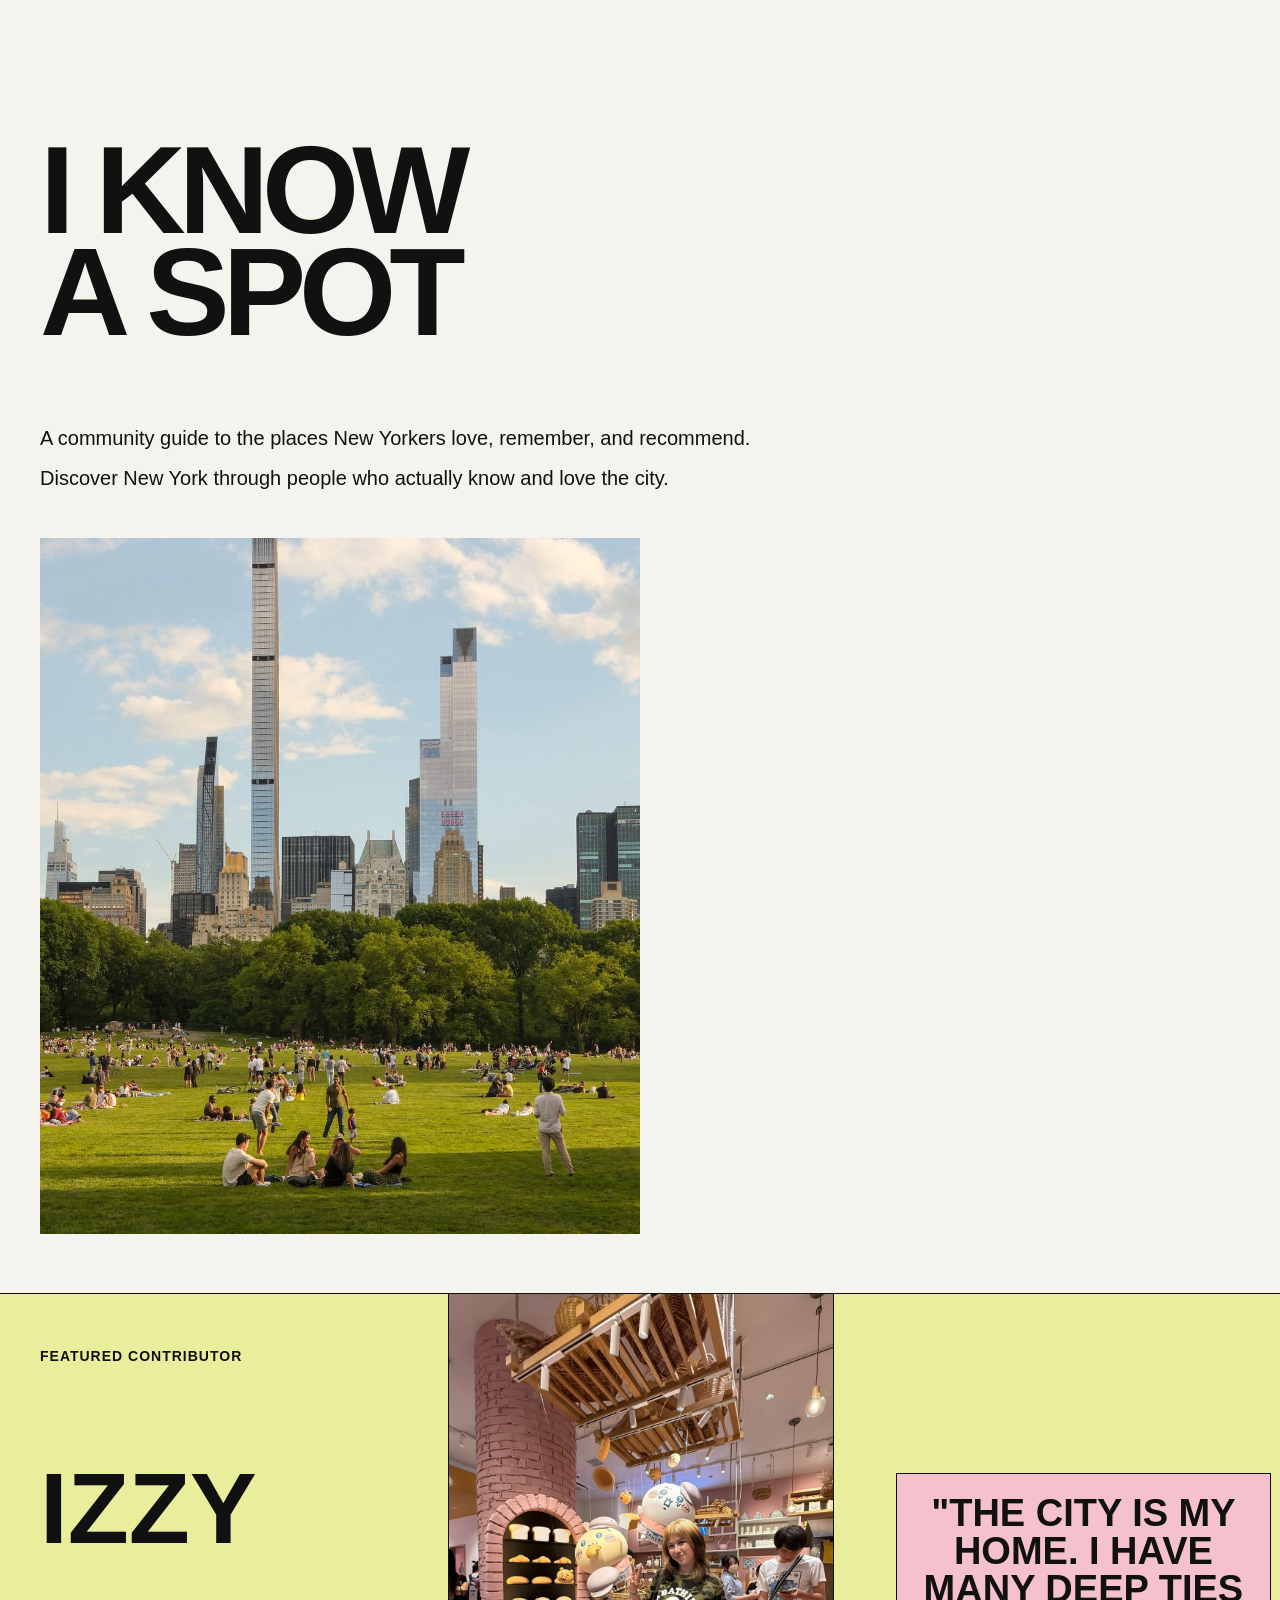
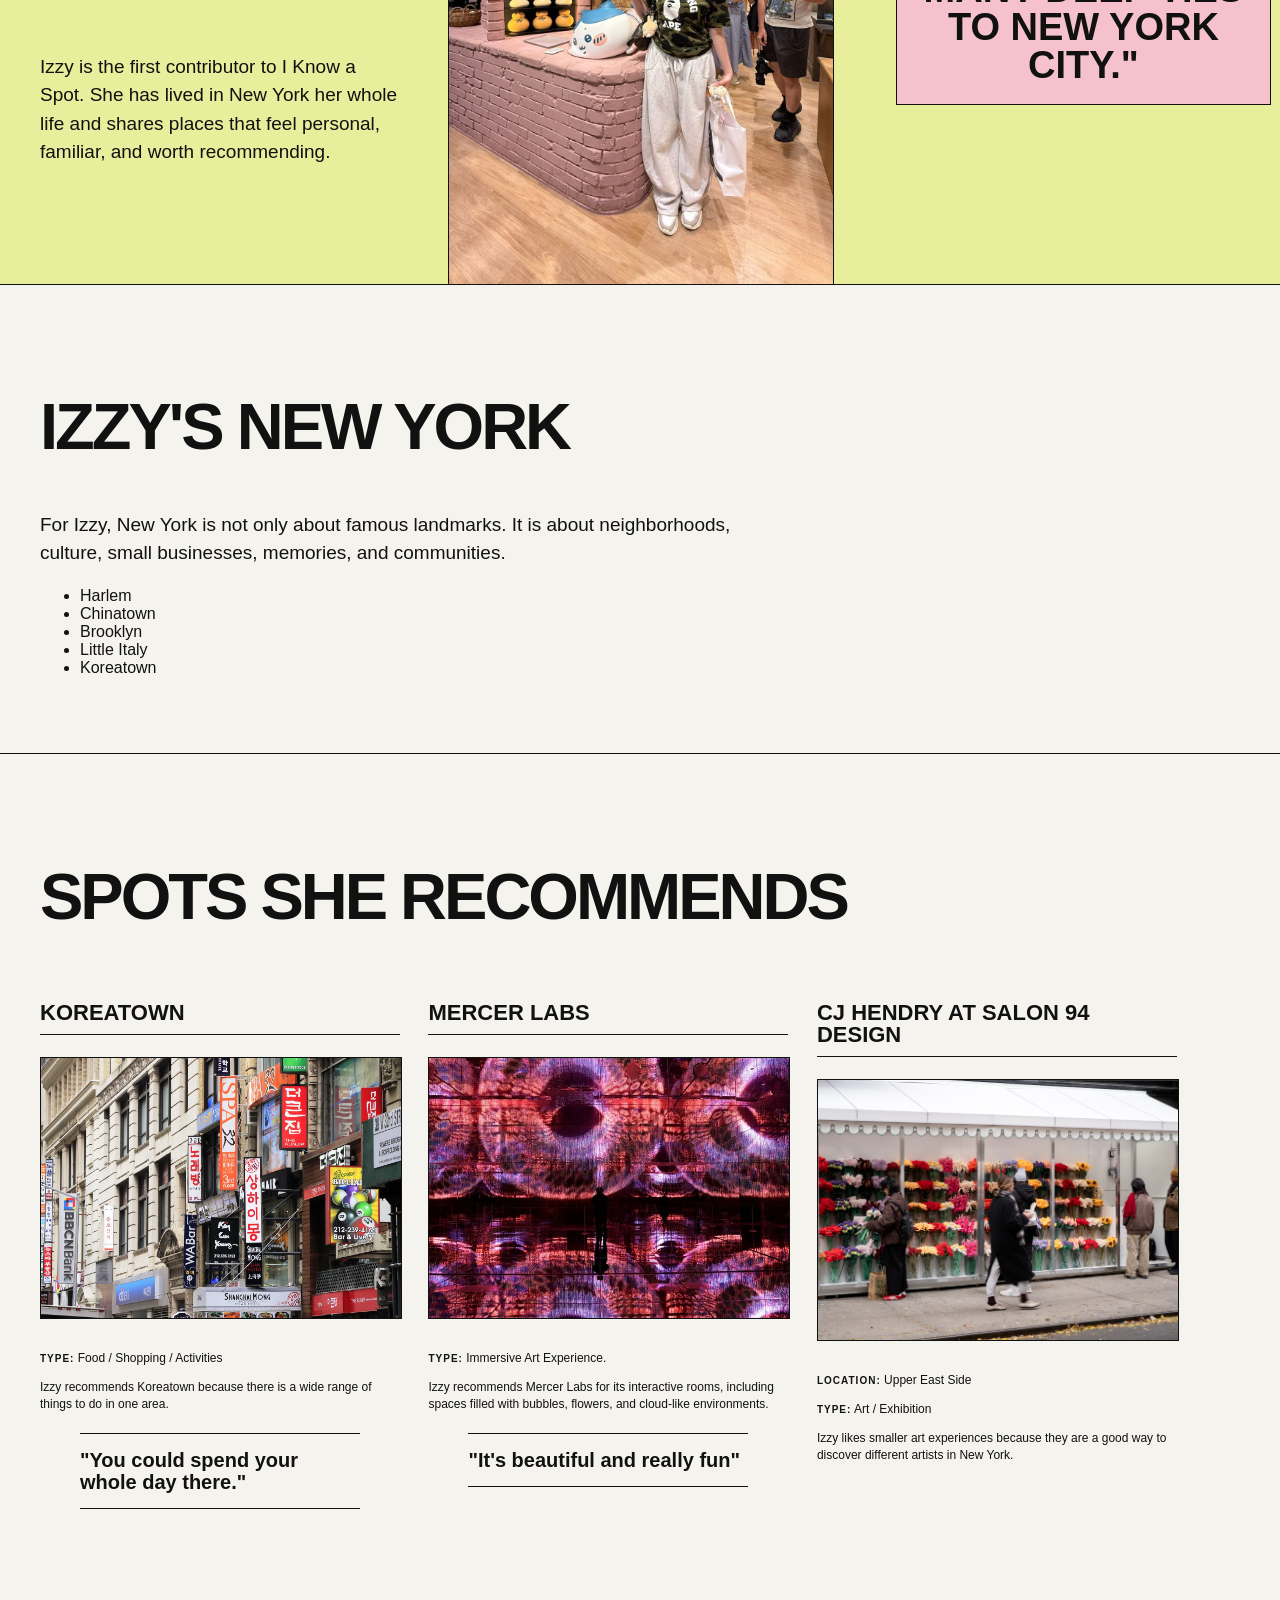
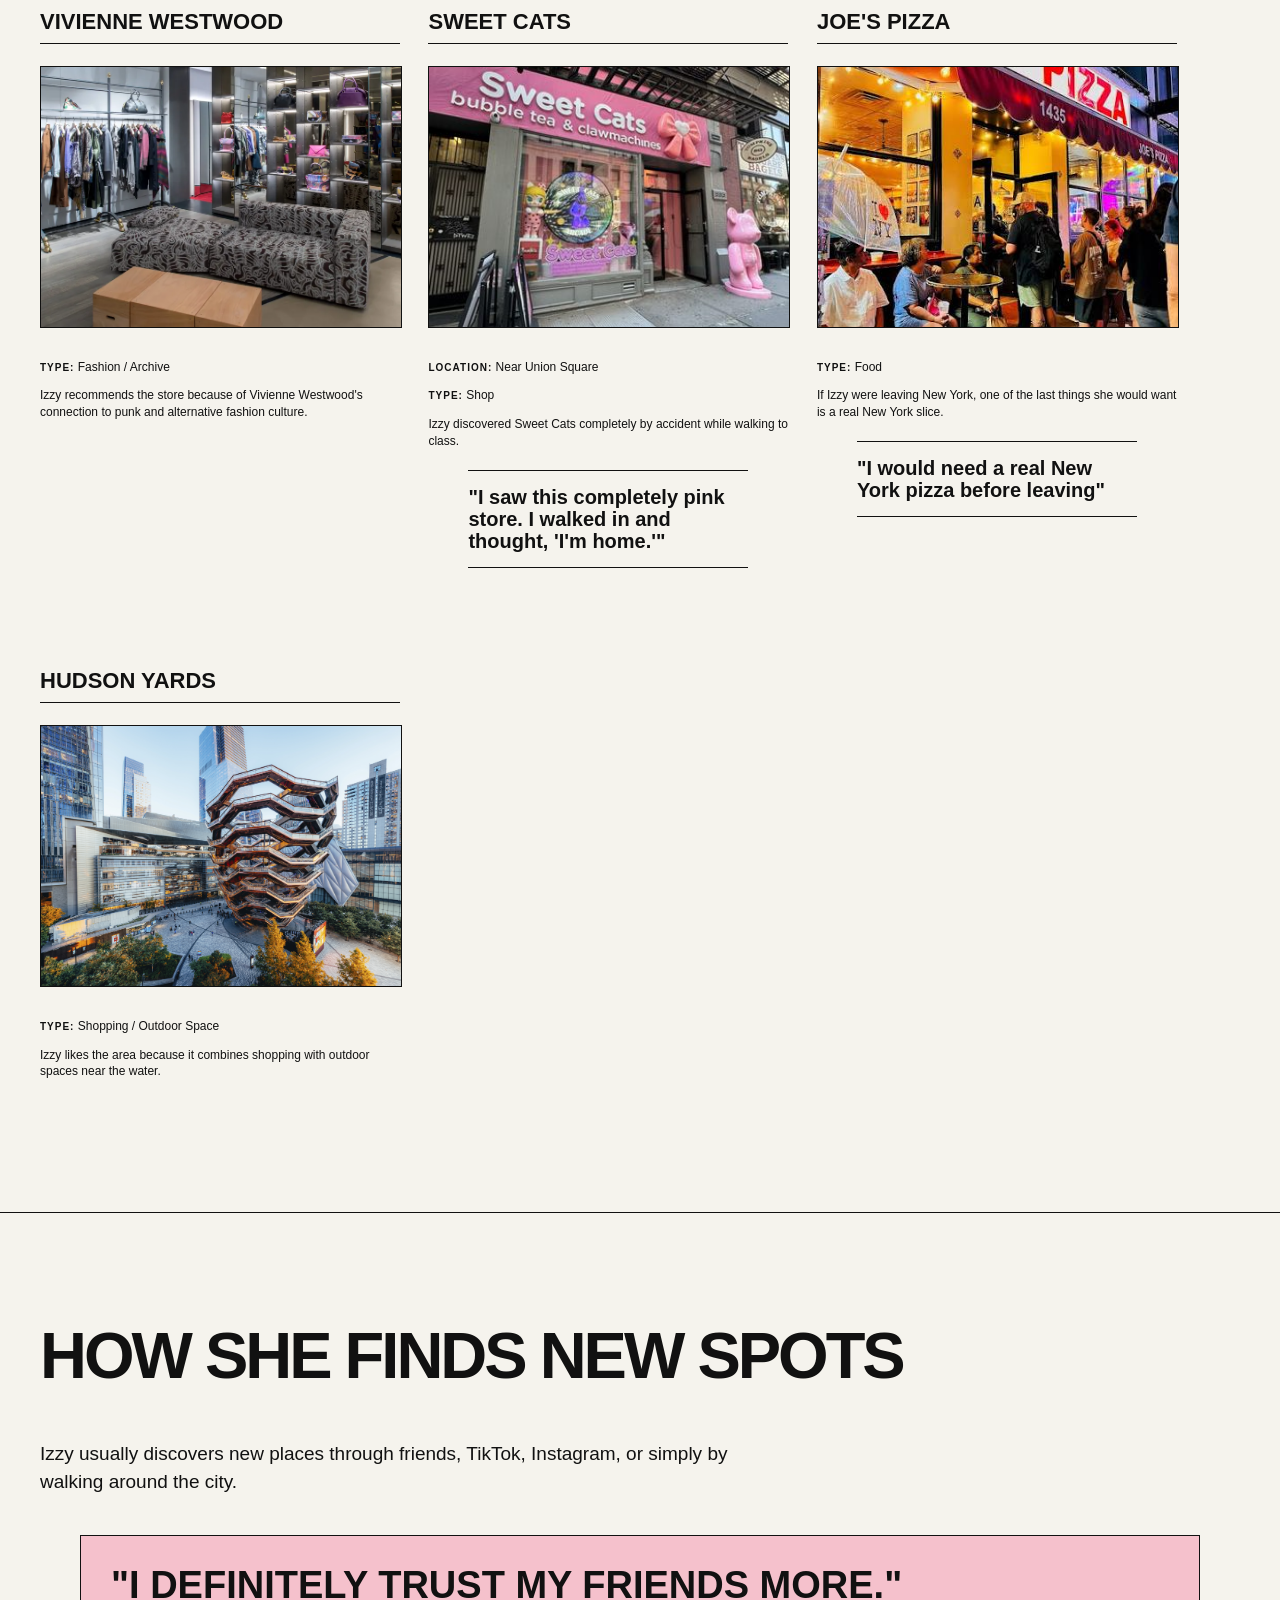
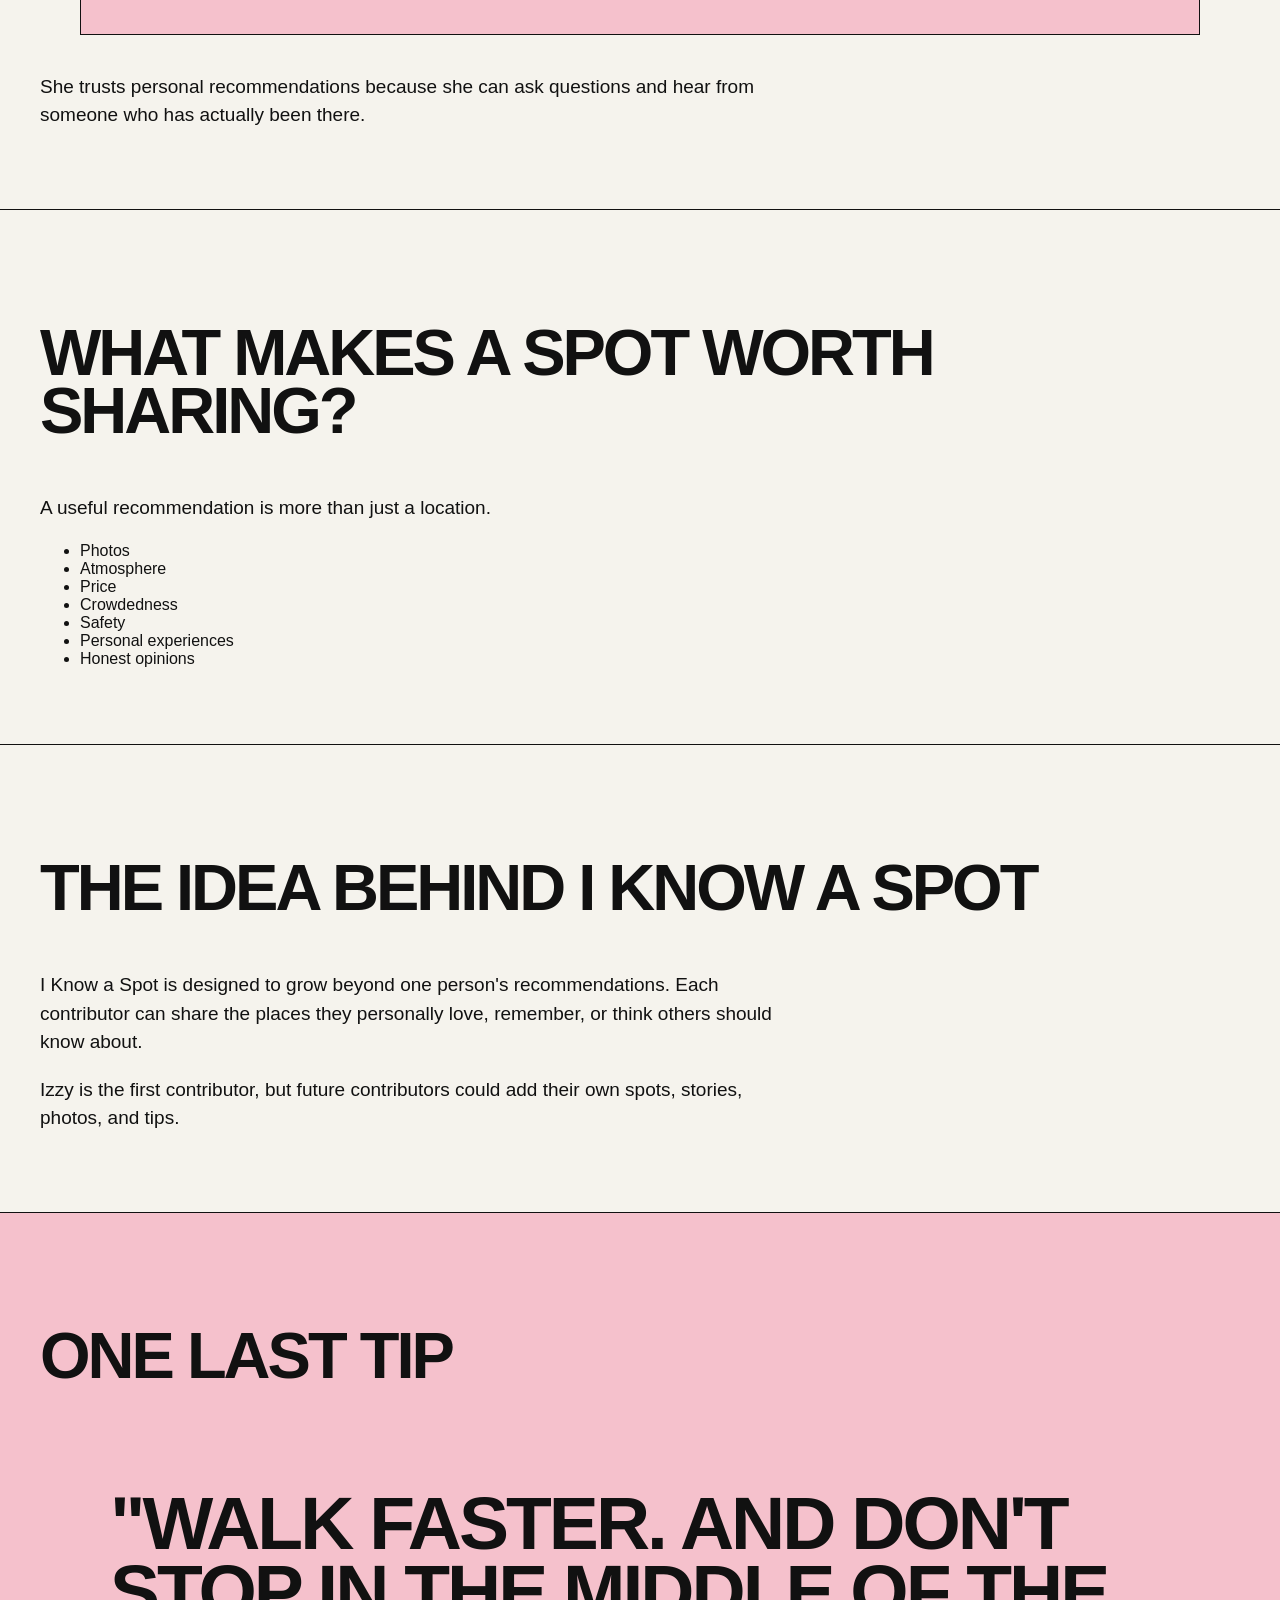
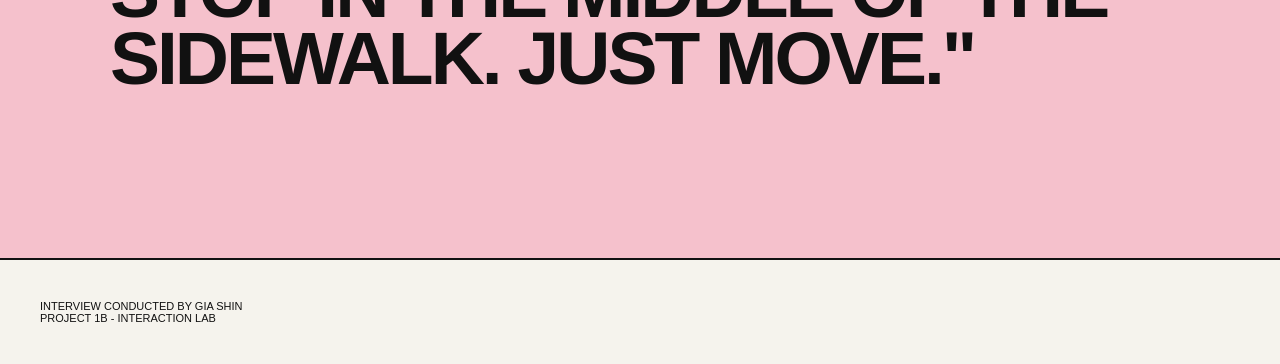
<file: index.html>
<!DOCTYPE html>
<html lang="en">

<head>
    <meta charset="UTF-8">
    <meta name="viewport" content="width=device-width, initial-scale=1.0">
    <title>I Know a Spot</title>
    <link rel="stylesheet" href="style.css">
</head>

<body>

    <header>
        <h1>I Know<br>A Spot</h1>

        <p>A community guide to the places New Yorkers love, remember, and recommend. </p>
        <p>Discover New York through people who actually know and love the city.</p>
        <img class="hero-photo" src="img/nyc.jpg" alt="New York City">
    
    </header>

    <main>

        <section>
            <h2>Featured Contributor</h2>

            <h3>Izzy</h3>

            <p>Izzy is the first contributor to I Know a Spot.
                She has lived in New York her whole life and shares places that feel personal, familiar, and worth recommending.
            </p>
            <img class="izzy-photo" src="img/izzy.jpg" alt="Izzy">

            <blockquote>
                "The city is my home. I have many deep ties to New York City."
            </blockquote>
        </section>

        <section>
            <h2>Izzy's New York</h2>

            <p>For Izzy, New York is not only about famous landmarks.
                It is about neighborhoods, culture, small businesses, memories, and communities.
            </p>

            <ul>
                <li>Harlem</li>
                <li>Chinatown</li>
                <li>Brooklyn</li>
                <li>Little Italy</li>
                <li>Koreatown</li>
            </ul>
        </section>

        <section>
            <h2>Spots She Recommends</h2>

            <article>
                <h3>
                    <a href="koreatown.html">Koreatown</a>
                </h3>
                <img class="spot-photo" src="img/koreatown.jpg" alt="Koreatown">

                <p>
                    <Strong>Type:</Strong> Food / Shopping / Activities
                </p>
                
                <p>
                    Izzy recommends Koreatown because there is a wide range of things to do in one area.
                </p>

            <blockquote>
                "You could spend your whole day there."
            </blockquote>
            </article>

            <article>
                <h3>
                    <a href="mercer labs.html">Mercer Labs</a>
                </h3>
                <img class="spot-photo" src="img/mercy labs.jpg" alt="Mercer Labs">

                <p>
                    <strong>Type:</strong> Immersive Art Experience.
                </p>

                <p>
                    Izzy recommends Mercer Labs for its interactive rooms, including spaces filled with bubbles, flowers, and cloud-like environments.
                </p>

                <blockquote>
                    "It's beautiful and really fun"
                </blockquote>
            </article>

            <article>
                <h3>
                    <a href="cj hendry.html">CJ Hendry at Salon 94 Design</a>
                </h3>
                <img class="spot-photo" src="img/cj-hendry.jpg" alt="CJ Hendry">
                <p>
                    <strong>Location:</strong> Upper East Side
                </p>
               
                <p>
                    <strong>Type:</strong> Art / Exhibition
                </p>
                
                <p>
                    Izzy likes smaller art experiences because they are a good way to discover different artists in New York.
                </p>
            </article>

            <article>
                <h3>
                    <a href="vivienne westwood.html">Vivienne Westwood</a>
                </h3>
                <img class="spot-photo" src="img/vivienne-westwood2.jpg" alt="Vivienne Westwood">
                
                <p>
                    <strong>Type:</strong> Fashion / Archive
                </p>

                <p>Izzy recommends the store because of Vivienne Westwood's connection to punk and alternative fashion culture.</p>
            </article>

            <article>
                <h3>
                    <a href="sweet cats.html">Sweet Cats</a>
                </h3>
                <img class="spot-photo" src="img/sweet cats.jpg" alt="Sweet Cats">
                <p>
                    <strong>Location:</strong> Near Union Square
                </p>
                
                <p>
                    <strong>Type:</strong> Shop
                </p>
                
                <p>
                    Izzy discovered Sweet Cats completely by accident while walking to class.
                </p>

                <blockquote>
                    "I saw this completely pink store. I walked in and thought, 'I'm home.'"
                </blockquote>
            </article>

            <article>
                <h3>
                    <a href="joes pizza.html">Joe's Pizza</a>
                </h3>
                <img class="spot-photo" src="img/joes pizza.jpg" alt="Joe's Pizza">
                
                <p>
                    <strong>Type:</strong> Food
                </p>
                
                <p>
                    If Izzy were leaving New York, one of the last things she would want is a real New York slice.
                </p>

                <blockquote>
                    "I would need a real New York pizza before leaving"
                </blockquote>
            </article>

            <article>
                <h3>
                    <a href="hudson yard.html">Hudson Yards</a>
                </h3>
                <img class="spot-photo" src="img/hudson yards.jpg" alt="Hudson Yards">
                
                <p>
                    <Strong>Type:</Strong> Shopping / Outdoor Space
                </p>
               
                <p>
                    Izzy likes the area because it combines shopping with outdoor spaces near the water.
                </p>
            </article>
        </section>

        <section>
            <h2>How She Finds New Spots</h2>
            
            <p>
                Izzy usually discovers new places through friends, TikTok, Instagram, or simply by walking around the city.
            </p>

            <blockquote>
                "I definitely trust my friends more."
            </blockquote>
            
            <p>
                She trusts personal recommendations because she can ask questions and hear from someone who has actually been there.
            </p>
        </section>

        <section>
            <h2>What Makes a Spot Worth Sharing?</h2>
            
            <p>
               A useful recommendation is more than just a location. 
            </p>

            <ul>
                <li>Photos</li>
                <li>Atmosphere</li>
                <li>Price</li>
                <li>Crowdedness</li>
                <li>Safety</li>
                <li>Personal experiences</li>
                <li>Honest opinions</li>
            </ul>
        </section>

        <section>
            <h2>The Idea Behind I Know a Spot</h2>
            
            <p>
                I Know a Spot is designed to grow beyond one person's recommendations.
                Each contributor can share the places they personally love, remember, or think others should know about.
            </p>
            
            <p>
                Izzy is the first contributor, but future contributors could add their own spots, stories, photos, and tips.
            </p>
        </section>

        <section>
            <h2>One Last Tip</h2>

            <blockquote>
                "Walk faster. And don't stop in the middle of the sidewalk. Just move."
            </blockquote>
        </section>

    </main>

    <footer>
        <p>
            Interview conducted by Gia Shin
        </p>
        <p>
            Project 1B - Interaction Lab
        </p>
    </footer>

</body>

</html>
</file>
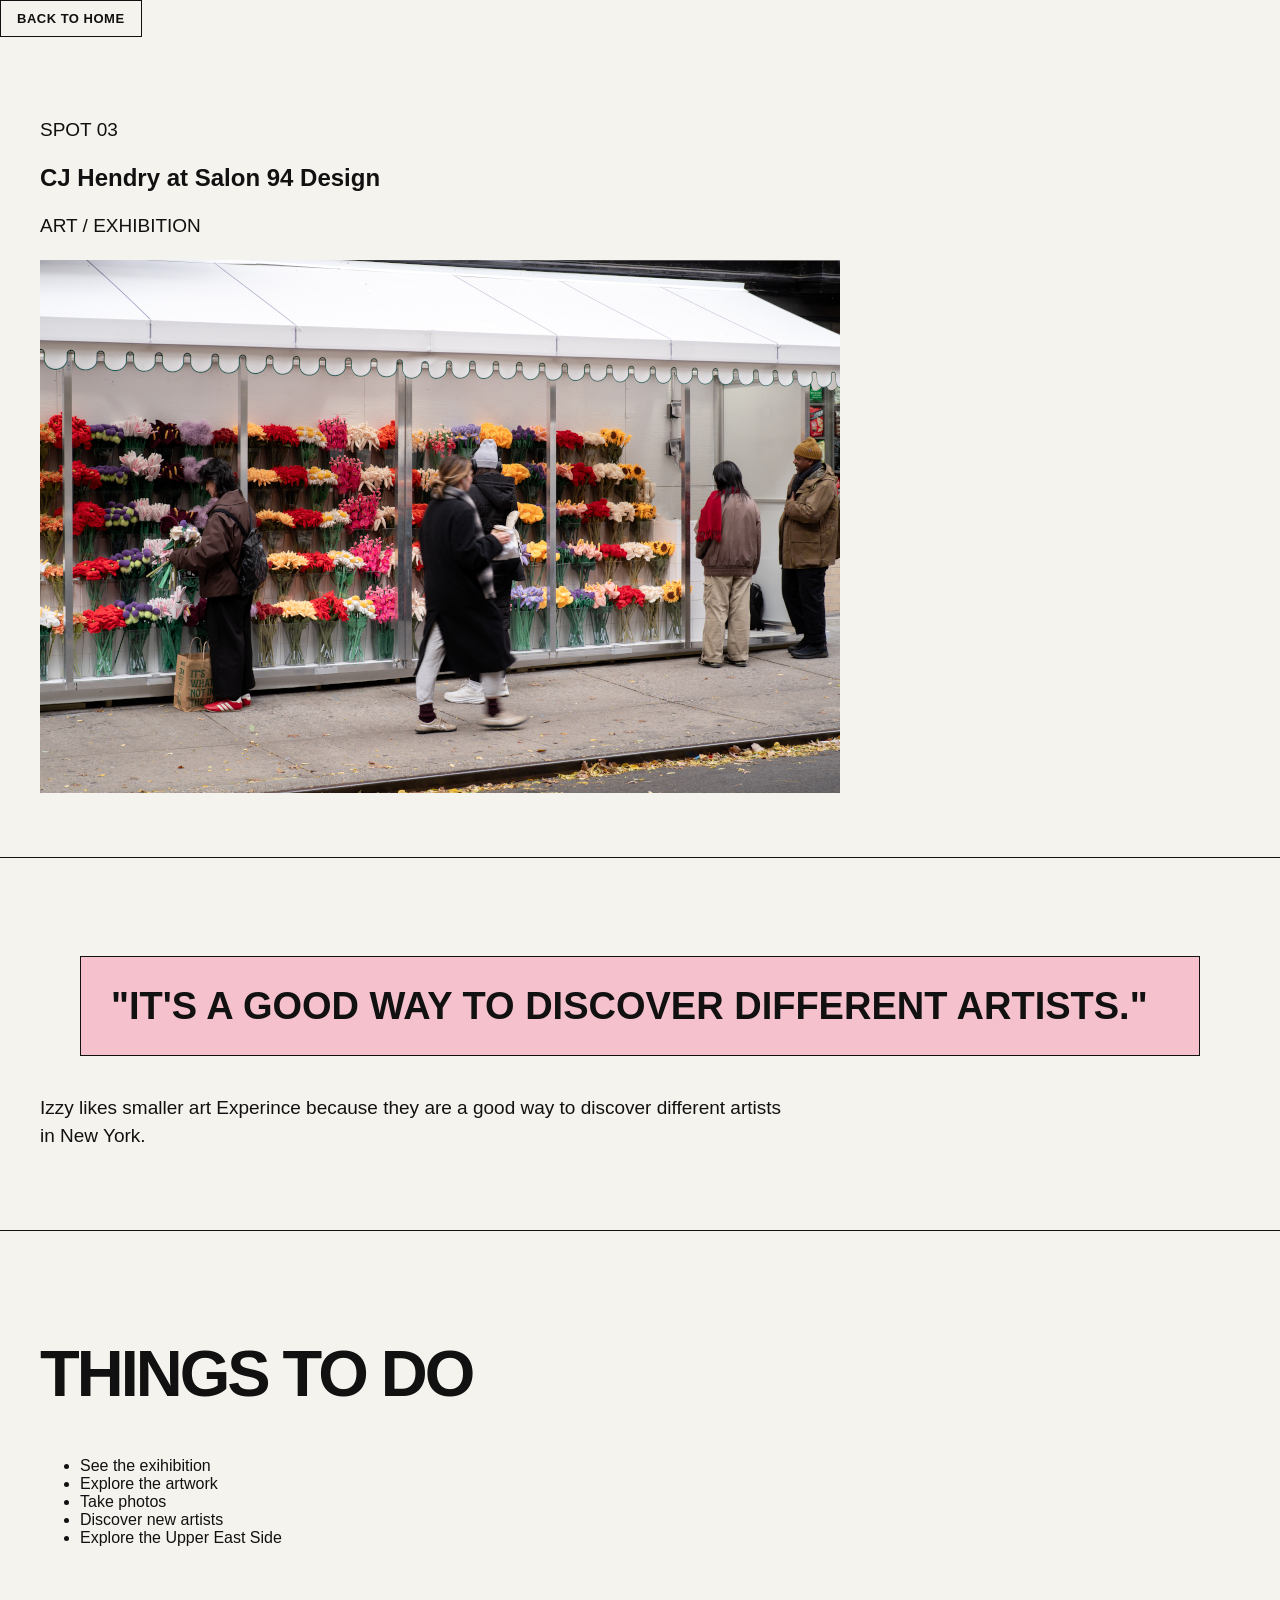
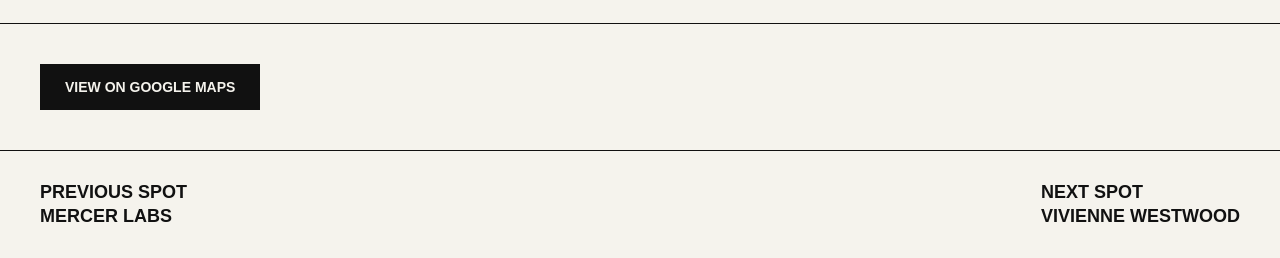
<file: cj hendry.html>
<!DOCTYPE html>
<html lang="en">


<head>
    <meta charset="UTF-8">
    <meta name="viewport", content="width=device-width", initial-scale="1.0">

    <title>CJ Hendry at Salon 94 Design - I Know a Spot</title>
    <link rel="stylesheet" href="style.css">
</head>

    <body>
        
        <main class="sopt-page">
            <a class="back-home" href="index.html">BACK TO HOME</a>
        </main>

<section class="spot-hero">
    <div class="spot-hero-text">
        <p>SPOT 03</p>

        <h1>CJ Hendry at Salon 94 Design</h1>

        <p>ART / EXHIBITION</p>


    </div>

    <img class="spot-hero-photo" src="img/cj-hendry.jpg" alt="CJ Hendry at Salon 94 Design">


</section>

<section class="spot-story">

    <blockquote>
        "It's a good way to discover different artists."
    </blockquote>

    <p>
        Izzy likes smaller art Experince because they are a good way to discover different artists in New York.
    </p>

</section>

<section class="things-to-do">

    <h2>THINGS TO DO</h2>
    <ul>
        <li>See the exihibition</li>
        <li>Explore the artwork</li>
        <li>Take photos</li>
        <li>Discover new artists</li>
        <li>Explore the Upper East Side</li>
    </ul>

</section>

<a class="map-button" 
    href="https://www.google.com/maps/place/Salon+94/@40.7763144,-73.9647833,14.31z/data=!4m6!3m5!1s0x89c258a17c7a09a3:0xa081c61ad12b8ff1!8m2!3d40.783428!4d-73.958326!16s%2Fg%2F11f03wfw08?entry=ttu&g_ep=EgoyMDI2MDkyMC4wIKXMDSoASAFQAw%3D%3D"
    target="_blank">
    VIEW ON GOOGLE MAPS
</a>

<nav class="spot-navigation">

    <a href="mercer labs.html">
        PREVIOUS SPOT <br>MERCER LABS
    </a>

    <a href="vivienne westwood.html">
        NEXT SPOT<br>VIVIENNE WESTWOOD
    </a>


</nav>

</body>

</html>
</file>
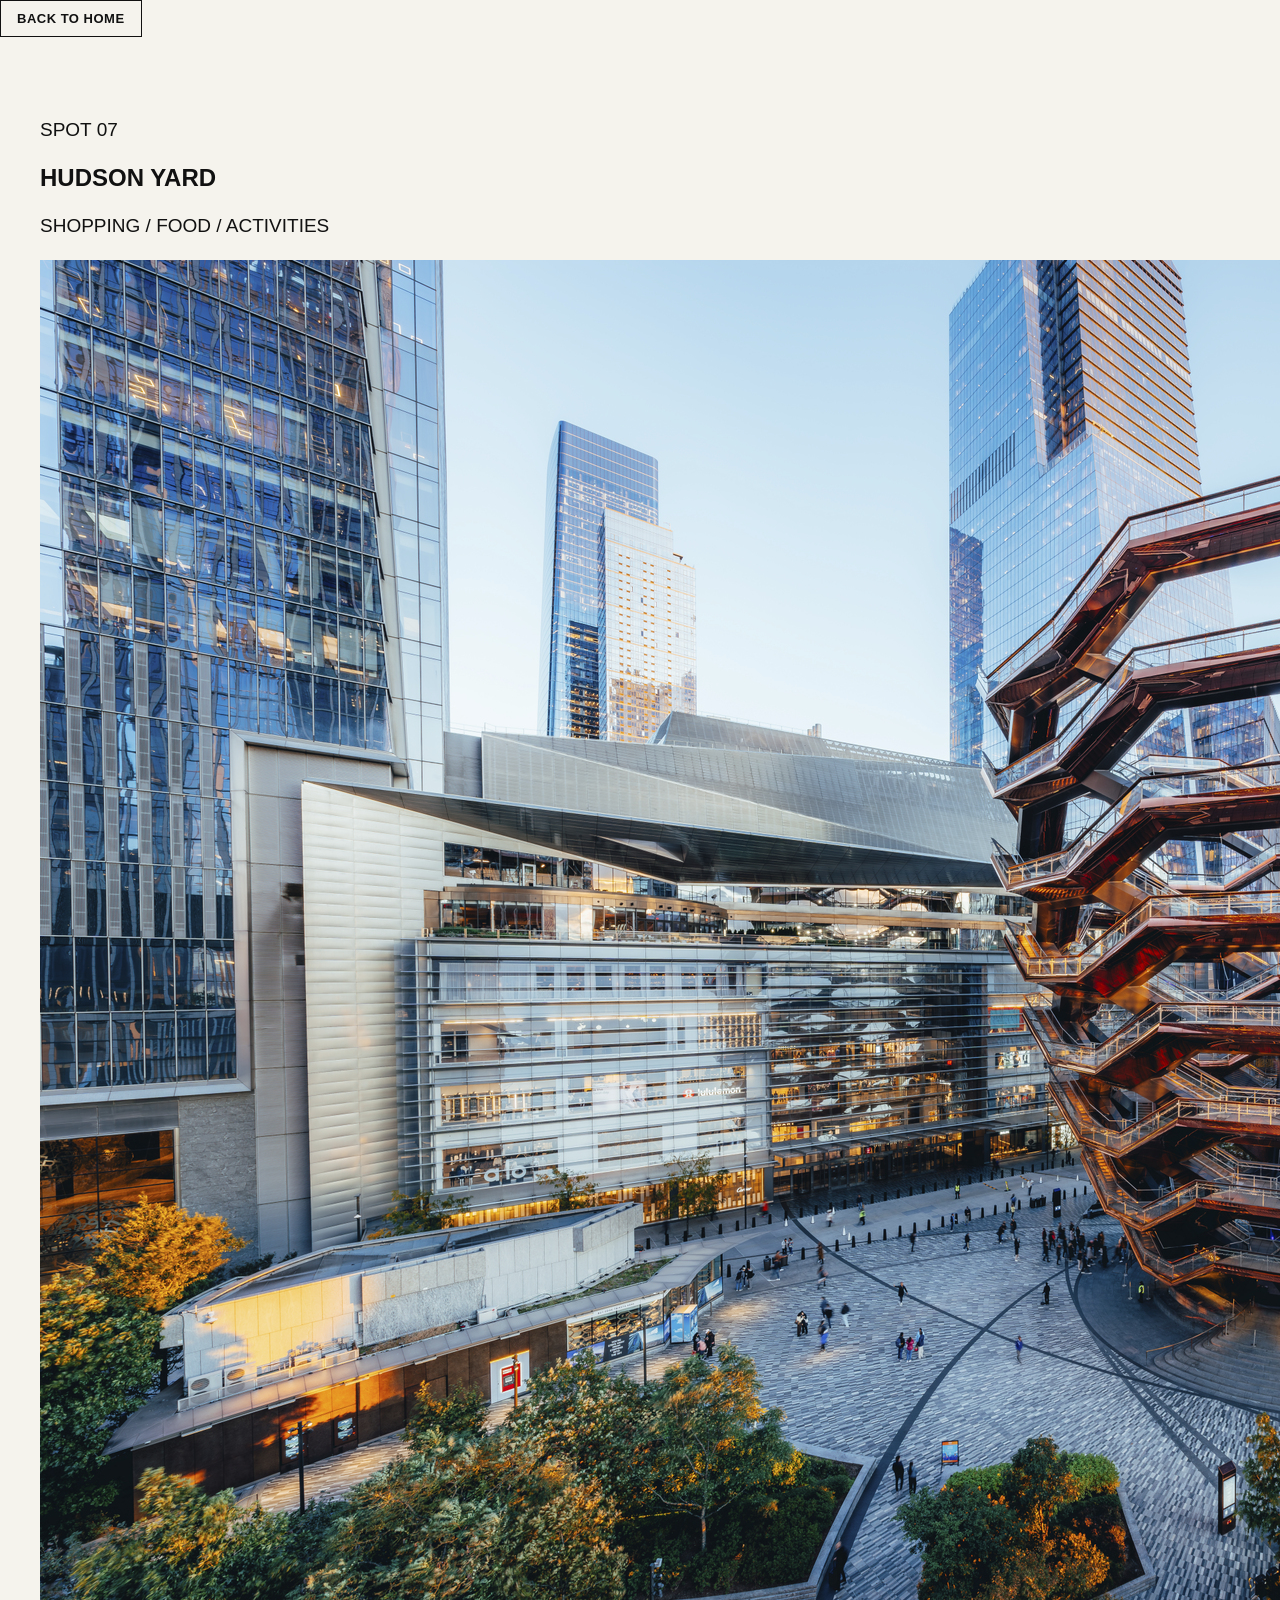
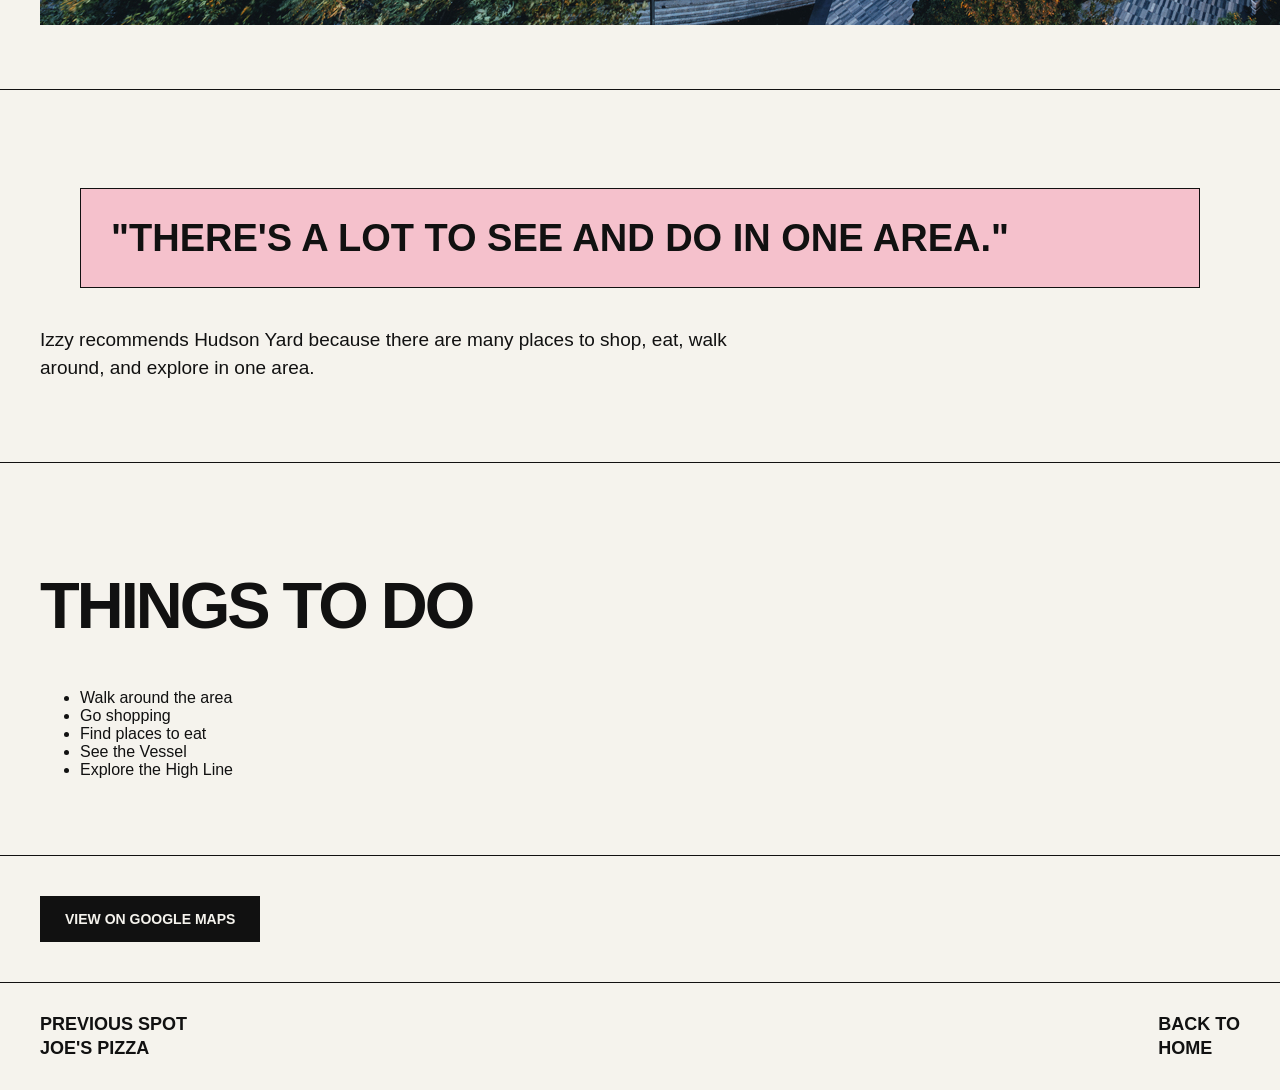
<file: hudson yard.html>
<!DOCTYPE html>
<html lang="en">


<head>
    <meta charset="UTF-8">
    <meta name="viewport", content="width=device-width", initial-scale="1.0">

    <title>Hudson Yard - I Know a Spot</title>
    <link rel="stylesheet" href="style.css">
</head>

    <body>
        
        <main class="sopt-page">
            <a class="back-home" href="index.html">BACK TO HOME</a>
        </main>

<section class="spot-hero">
    <div class="spot-hero-text">
        <p>SPOT 07</p>

        <h1>HUDSON YARD</h1>

        <p>SHOPPING / FOOD / ACTIVITIES</p>


    </div>

    <img class="spot-hero-photo" src="img/hudson yards.jpg" alt="Hudson Yard">


</section>

<section class="spot-story">

    <blockquote>
        "There's a lot to see and do in one area."
    </blockquote>

    <p>
        Izzy recommends Hudson Yard because there are many places to shop, eat, walk around, and explore in one area.
    </p>

</section>

<section class="things-to-do">

    <h2>THINGS TO DO</h2>
    <ul>
        <li>Walk around the area</li>
        <li>Go shopping</li>
        <li>Find places to eat</li>
        <li>See the Vessel</li>
        <li>Explore the High Line</li>
    </ul>

</section>

<a class="map-button" 
    href="https://www.google.com/maps/place/Hudson+Yards,+New+York,+NY+10001/@40.754247,-74.0022078,17z/data=!3m1!4b1!4m6!3m5!1s0x89c259b4339c8aa1:0x36319b6b239dd063!8m2!3d40.754247!4d-74.0022078!16s%2Fg%2F11fmsr94cm?entry=ttu&g_ep=EgoyMDI2MDkyMC4wIKXMDSoASAFQAw%3D%3D"
    target="_blank">
    VIEW ON GOOGLE MAPS
</a>

<nav class="spot-navigation">

    <a href="joes pizza.html">
        PREVIOUS SPOT <br>JOE'S PIZZA
    </a>

    <a href="index.html">
        BACK TO<br>HOME
    </a>


</nav>

</body>

</html>
</file>
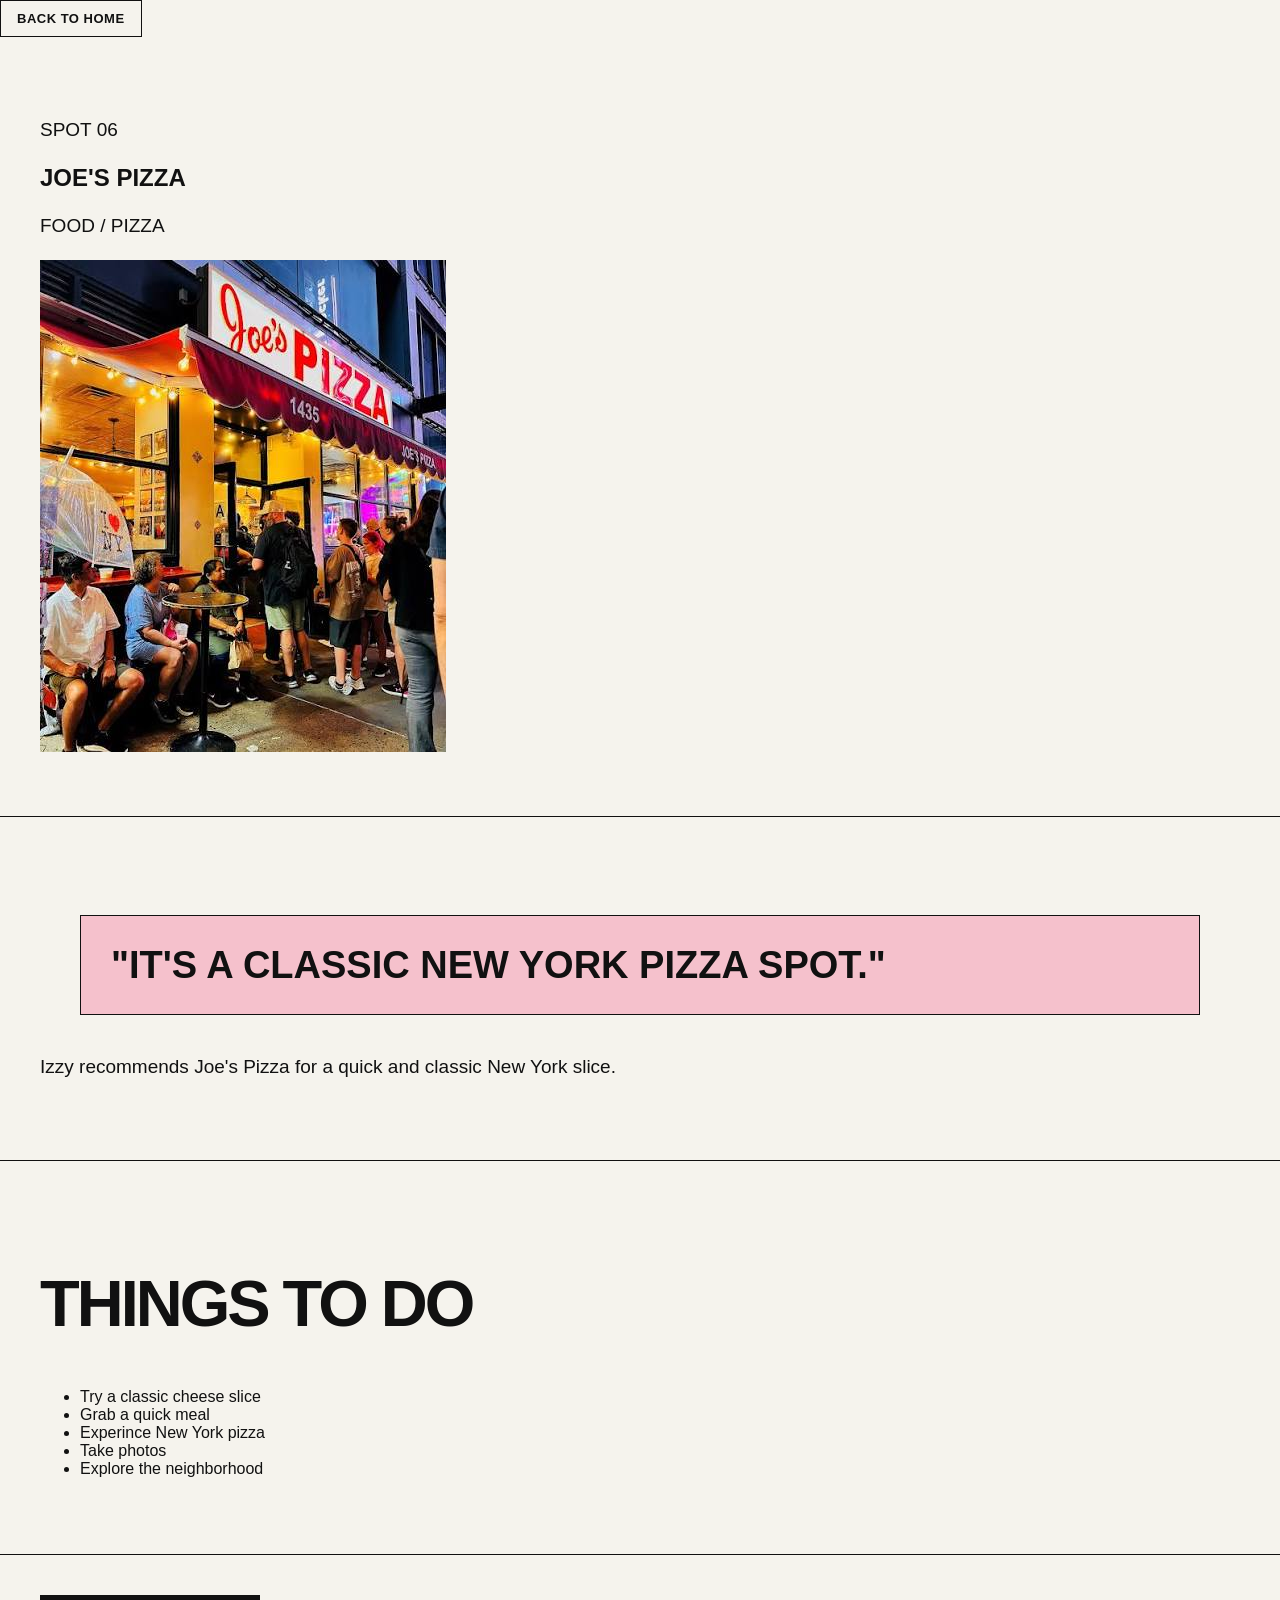
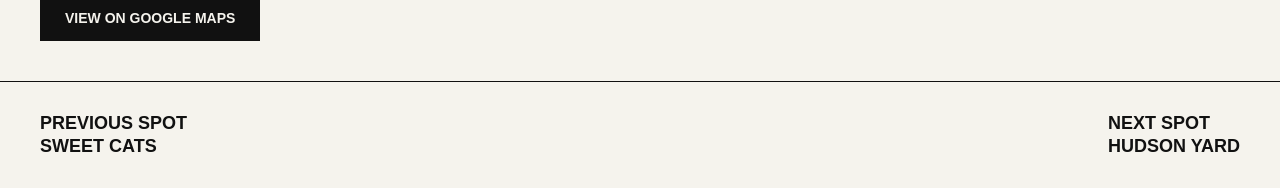
<file: joes pizza.html>
<!DOCTYPE html>
<html lang="en">


<head>
    <meta charset="UTF-8">
    <meta name="viewport", content="width=device-width", initial-scale="1.0">

    <title>Joe's Pizza - I Know a Spot</title>
    <link rel="stylesheet" href="style.css">
</head>

    <body>
        
        <main class="sopt-page">
            <a class="back-home" href="index.html">BACK TO HOME</a>
        </main>

<section class="spot-hero">
    <div class="spot-hero-text">
        <p>SPOT 06</p>

        <h1>JOE'S PIZZA</h1>

        <p>FOOD / PIZZA</p>


    </div>

    <img class="spot-hero-photo" src="img/joes pizza.jpg" alt="Joe's Pizza">


</section>

<section class="spot-story">

    <blockquote>
        "It's a classic New York pizza spot."
    </blockquote>

    <p>
        Izzy recommends Joe's Pizza for a quick and classic New York slice.
    </p>

</section>

<section class="things-to-do">

    <h2>THINGS TO DO</h2>
    <ul>
        <li>Try a classic cheese slice</li>
        <li>Grab a quick meal</li>
        <li>Experince New York pizza</li>
        <li>Take photos</li>
        <li>Explore the neighborhood</li>
    </ul>

</section>

<a class="map-button" 
    href="https://www.google.com/maps/place/Joe's+Pizza+Broadway/@40.7375479,-74.0608487,12z/data=!4m10!1m2!2m1!1sjoe's+pizza!3m6!1s0x89c259ab3c1ef289:0x3b67a41175949f55!8m2!3d40.7546795!4d-73.9870291!15sCgtqb2UncyBwaXp6YVoNIgtqb2UncyBwaXp6YZIBEHBpenphX3Jlc3RhdXJhbnSaAURDaTlEUVVsUlFVTnZaRU5vZEhsalJqbHZUMnhPYTFkdWFHMVBTR2hLVW10V1MwNTZValZUYldSeVVsaHdORnBzUlJBQuABAPoBBAgAEDs!16s%2Fg%2F11bw4ws2mt?entry=ttu&g_ep=EgoyMDI2MDkyMC4wIKXMDSoASAFQAw%3D%3D"
    target="_blank">
    VIEW ON GOOGLE MAPS
</a>

<nav class="spot-navigation">

    <a href="sweet cats.html">
        PREVIOUS SPOT <br>SWEET CATS
    </a>

    <a href="hudson yard.html">
        NEXT SPOT<br>HUDSON YARD
    </a>


</nav>

</body>

</html>
</file>
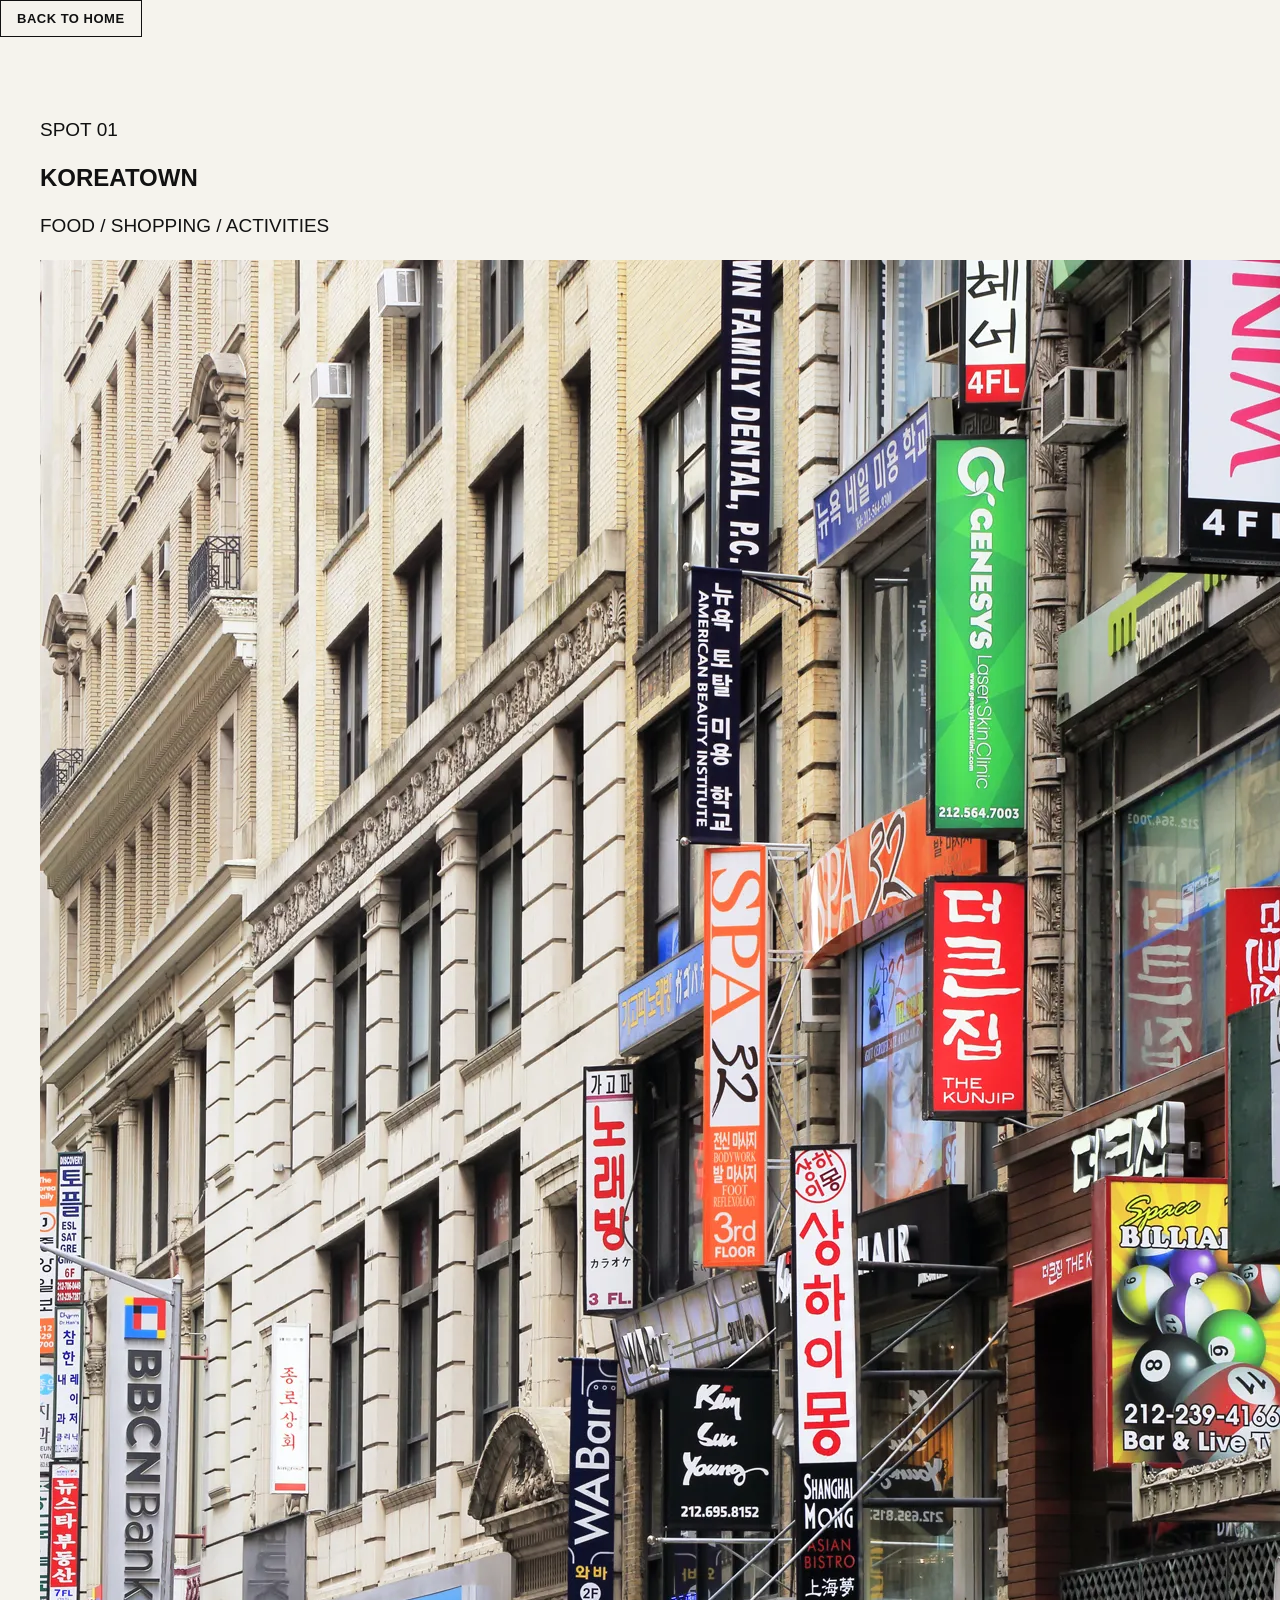
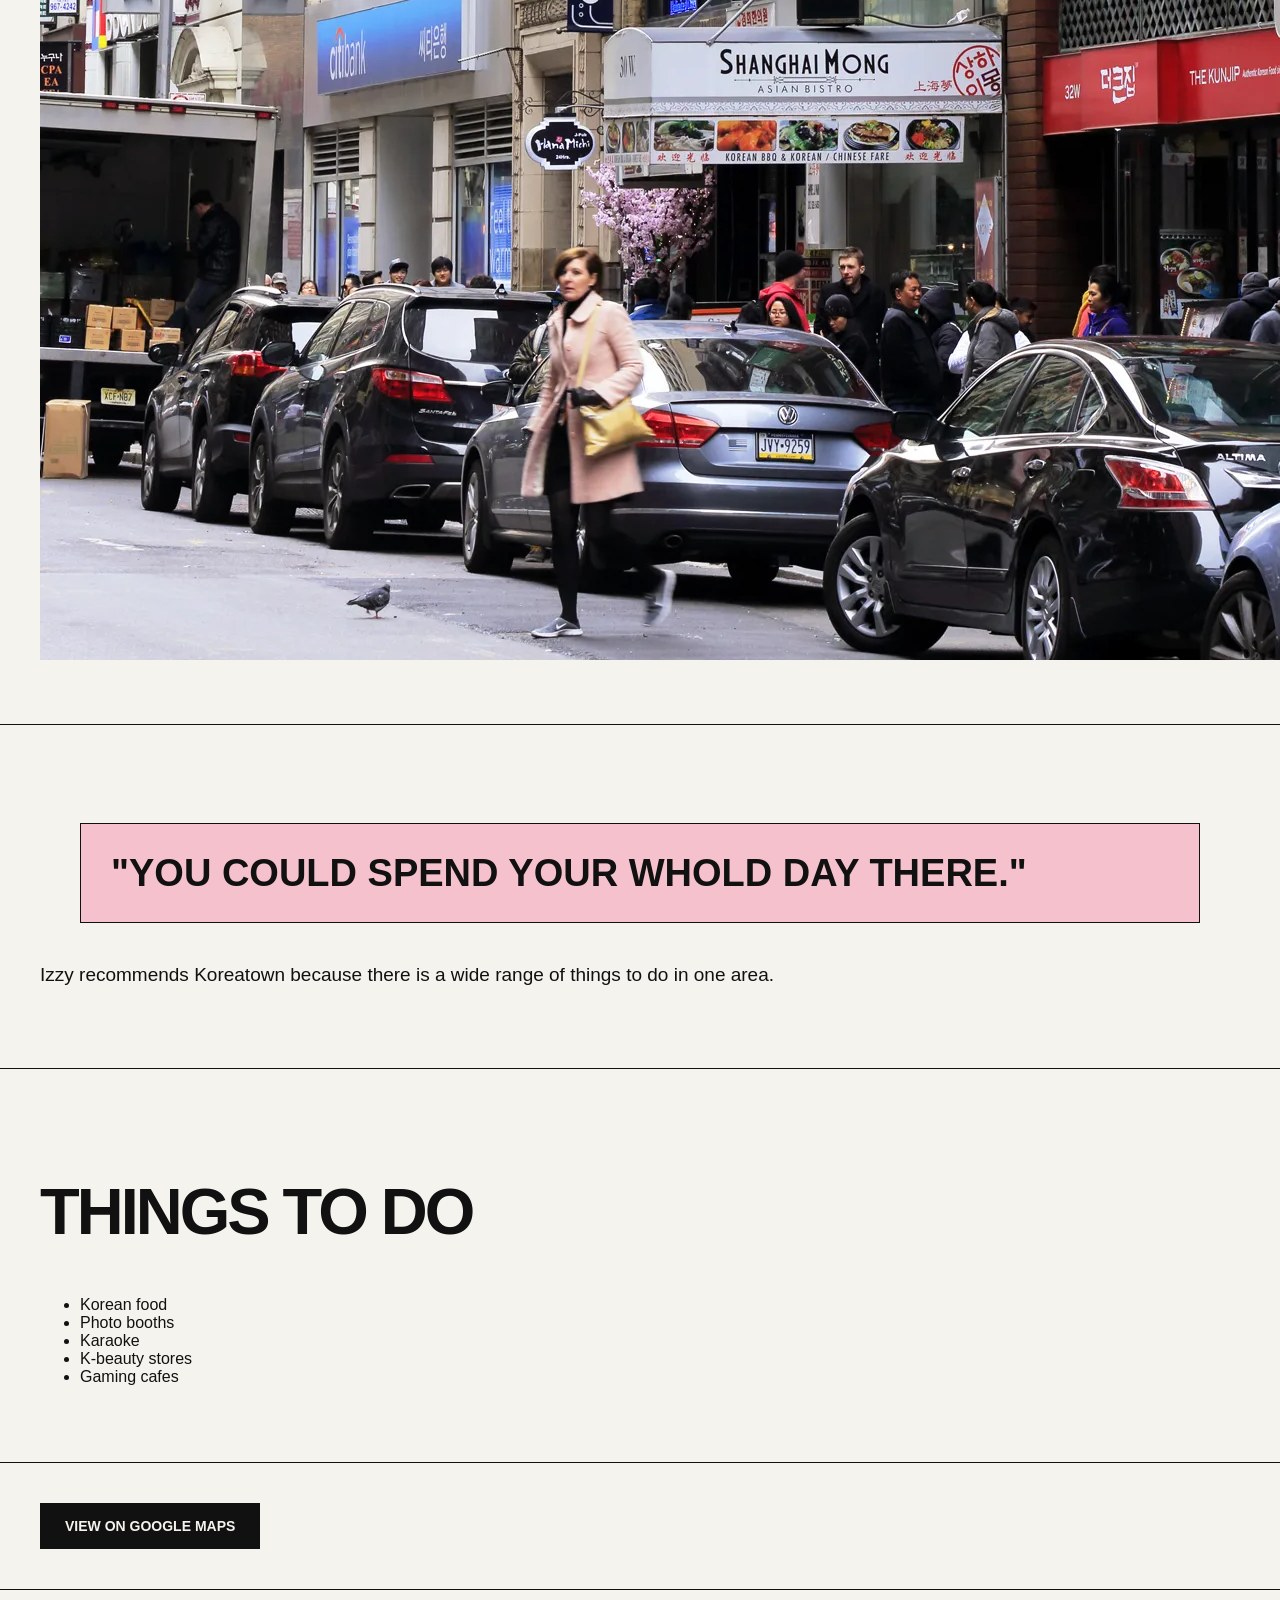
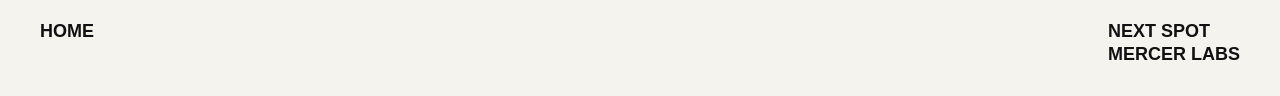
<file: koreatown.html>
<!DOCTYPE html>
<html lang="en">


<head>
    <meta charset="UTF-8">
    <meta name="viewport", content="width=device-width", initial-scale="1.0">

    <title>Koreatown - I Know a Spot</title>
    <link rel="stylesheet" href="style.css">
</head>

    <body>
        
        <main class="sopt-page">
            <a class="back-home" href="index.html">BACK TO HOME</a>
        </main>

<section class="spot-hero">
    <div class="spot-hero-text">
        <p>SPOT 01</p>

        <h1>KOREATOWN</h1>

        <p>FOOD / SHOPPING / ACTIVITIES</p>


    </div>

    <img class="spot-hero-photo" src="img/koreatown.jpg" alt="Koreatown">


</section>

<section class="spot-story">

    <blockquote>
        "You could spend your whold day there."
    </blockquote>

    <p>
        Izzy recommends Koreatown because there is a wide range of things to do in one area.
    </p>

</section>

<section class="things-to-do">

    <h2>THINGS TO DO</h2>
    <ul>
        <li>Korean food</li>
        <li>Photo booths</li>
        <li>Karaoke</li>
        <li>K-beauty stores</li>
        <li>Gaming cafes</li>
    </ul>

</section>

<a class="map-button" 
    href="https://www.google.com/maps/place/362+5th+Ave,+New+York,+NY+10001/@40.7477976,-73.9867078,17z/data=!4m15!1m8!3m7!1s0x89c259a90e45fdfd:0xab2090db442d22a8!2sKoreatown,+New+York,+NY+10001!3b1!8m2!3d40.7477385!4d-73.9868938!16zL20vMDE4eXk3!3m5!1s0x89c259a9be51b00b:0xb35761bbf2a4d32f!8m2!3d40.7489037!4d-73.9846282!16s%2Fg%2F11c21x444g?entry=ttu&g_ep=EgoyMDI2MDkyMC4wIKXMDSoASAFQAw%3D%3D"
    target="_blank">
    VIEW ON GOOGLE MAPS
</a>

<nav class="spot-navigation">

    <a href="index.html">HOME</a>

    <a href="mercer labs.html">
        NEXT SPOT<br>MERCER LABS
    </a>


</nav>

</body>

</html>
</file>
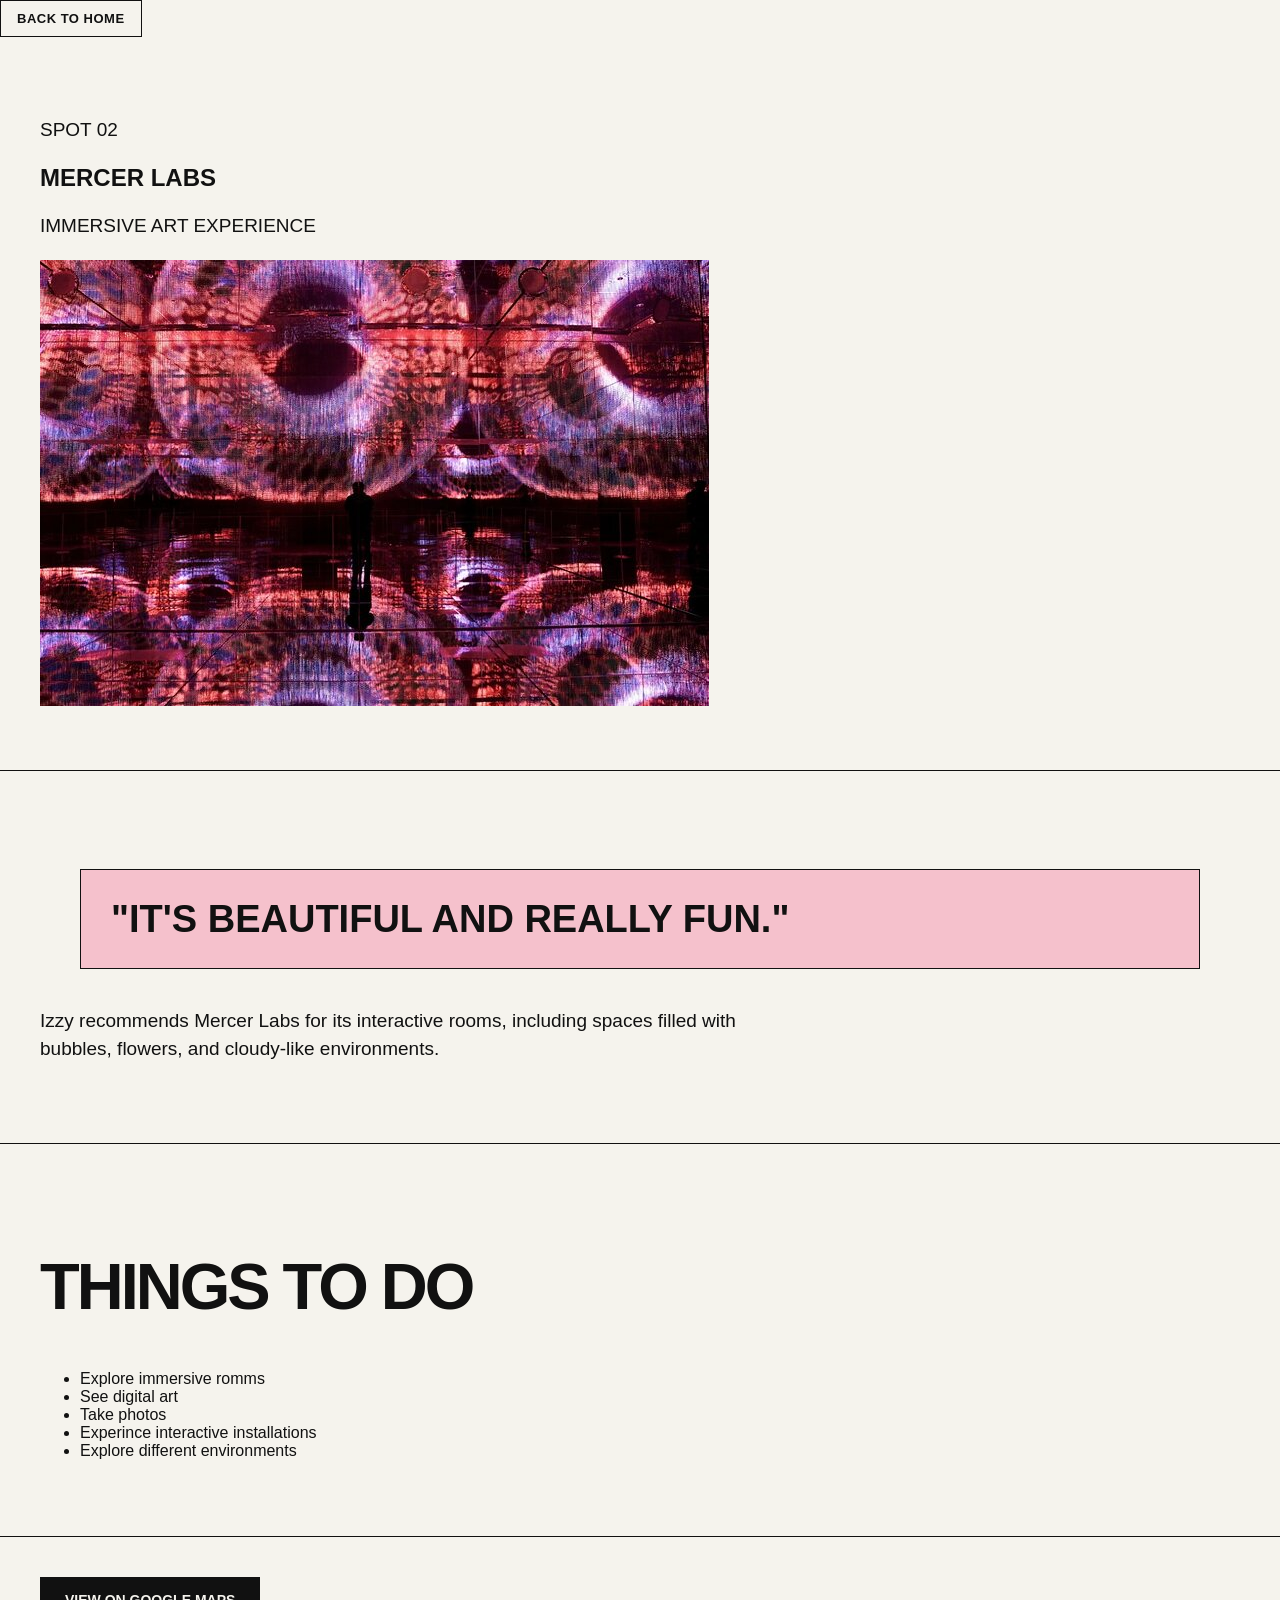
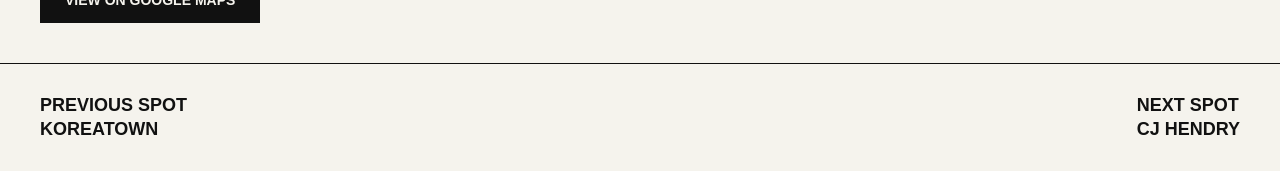
<file: mercer labs.html>
<!DOCTYPE html>
<html lang="en">


<head>
    <meta charset="UTF-8">
    <meta name="viewport", content="width=device-width", initial-scale="1.0">

    <title>Mercer Labs - I Know a Spot</title>
    <link rel="stylesheet" href="style.css">
</head>

    <body>
        
        <main class="sopt-page">
            <a class="back-home" href="index.html">BACK TO HOME</a>
        </main>

<section class="spot-hero">
    <div class="spot-hero-text">
        <p>SPOT 02</p>

        <h1>MERCER LABS</h1>

        <p>IMMERSIVE ART EXPERIENCE</p>


    </div>

    <img class="spot-hero-photo" src="img/mercy labs.jpg" alt="MERCER LABS">


</section>

<section class="spot-story">

    <blockquote>
        "It's beautiful and really fun."
    </blockquote>

    <p>
        Izzy recommends Mercer Labs for its interactive rooms, including spaces filled with bubbles, flowers, and cloudy-like environments.
    </p>

</section>

<section class="things-to-do">

    <h2>THINGS TO DO</h2>
    <ul>
        <li>Explore immersive romms</li>
        <li>See digital art</li>
        <li>Take photos</li>
        <li>Experince interactive installations</li>
        <li>Explore different environments</li>
    </ul>

</section>

<a class="map-button" 
    href="https://www.google.com/maps/place/Mercer+Labs/@40.7108413,-74.0131482,17z/data=!3m2!4b1!5s0x89c25a17502ab7a3:0x584bb9efa5c1add3!4m6!3m5!1s0x89c25b852e228955:0x8a5c3f2c176a4b84!8m2!3d40.7108413!4d-74.0105733!16s%2Fg%2F11lcgwfygc?entry=ttu&g_ep=EgoyMDI2MDkyMC4wIKXMDSoASAFQAw%3D%3D"
    target="_blank">
    VIEW ON GOOGLE MAPS
</a>

<nav class="spot-navigation">

    <a href="koreatown.html">
        PREVIOUS SPOT <br>KOREATOWN
    </a>

    <a href="cj hendry.html">
        NEXT SPOT<br>CJ HENDRY
    </a>


</nav>

</body>

</html>
</file>
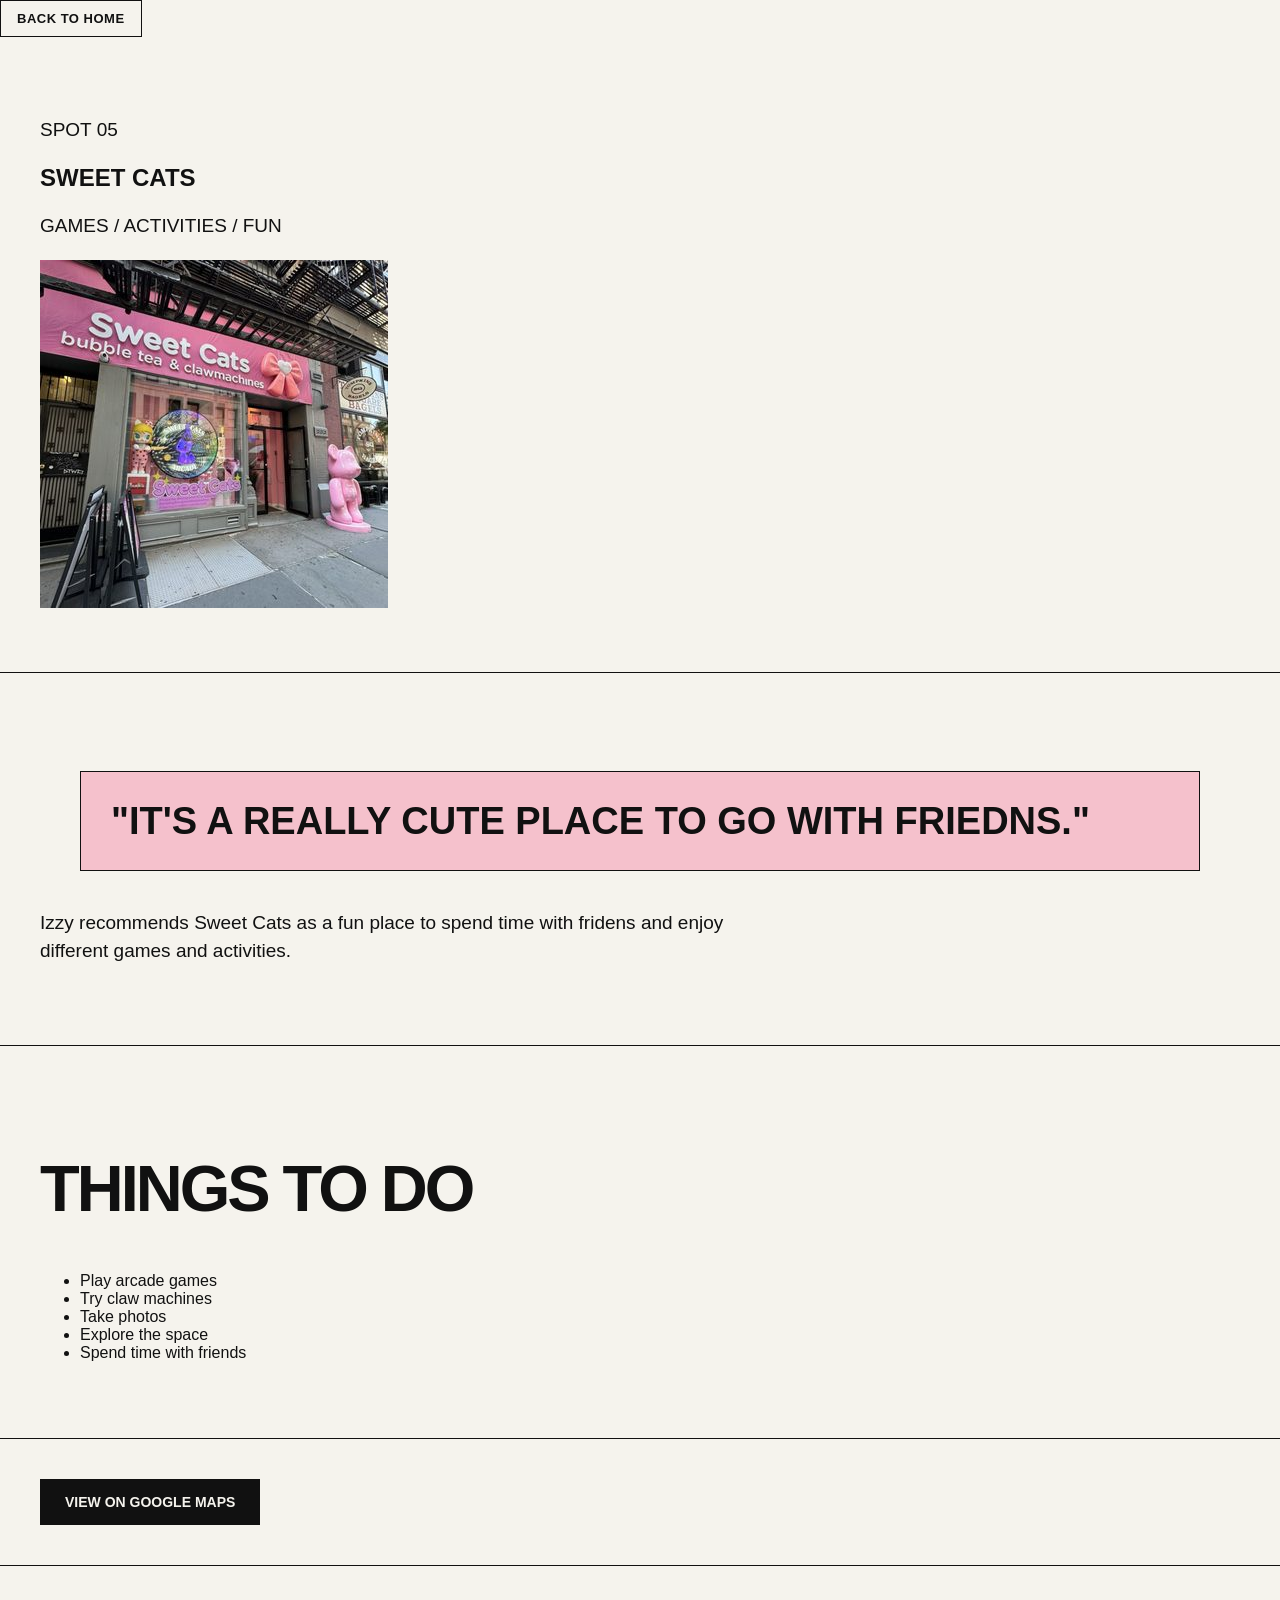
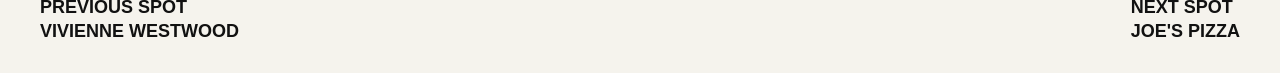
<file: sweet cats.html>
<!DOCTYPE html>
<html lang="en">


<head>
    <meta charset="UTF-8">
    <meta name="viewport", content="width=device-width", initial-scale="1.0">

    <title>Sweet Cats - I Know a Spot</title>
    <link rel="stylesheet" href="style.css">
</head>

    <body>
        
        <main class="sopt-page">
            <a class="back-home" href="index.html">BACK TO HOME</a>
        </main>

<section class="spot-hero">
    <div class="spot-hero-text">
        <p>SPOT 05</p>

        <h1>SWEET CATS</h1>

        <p>GAMES / ACTIVITIES / FUN</p>


    </div>

    <img class="spot-hero-photo" src="img/sweet cats.jpg" alt="Sweet Cats">


</section>

<section class="spot-story">

    <blockquote>
        "It's a really cute place to go with friedns."
    </blockquote>

    <p>
        Izzy recommends Sweet Cats as a fun place to spend time with fridens and enjoy different games and activities.
    </p>

</section>

<section class="things-to-do">

    <h2>THINGS TO DO</h2>
    <ul>
        <li>Play arcade games</li>
        <li>Try claw machines</li>
        <li>Take photos</li>
        <li>Explore the space</li>
        <li>Spend time with friends</li>
    </ul>

</section>

<a class="map-button" 
    href="https://www.google.com/maps/place/Sweet+Cats+Union+Square/@40.7375479,-74.0608487,12z/data=!4m10!1m2!2m1!1ssweet+cats!3m6!1s0x89c2591734383e41:0xd22eb26af86b5d33!8m2!3d40.7375479!4d-73.9908109!15sCgpzd2VldCBjYXRzWgwiCnN3ZWV0IGNhdHOSAQxkZXNzZXJ0X3Nob3CaASRDaGREU1VoTk1HOW5TMFZKUTBGblNVUjZkM1Y2YzNOQlJSQULgAQD6AQQIABBF!16s%2Fg%2F11vzyr4bdt?entry=ttu&g_ep=EgoyMDI2MDkyMC4wIKXMDSoASAFQAw%3D%3D"
    target="_blank">
    VIEW ON GOOGLE MAPS
</a>

<nav class="spot-navigation">

    <a href="vivienne westwood.html">
        PREVIOUS SPOT <br>VIVIENNE WESTWOOD
    </a>

    <a href="joes pizza.html">
        NEXT SPOT<br>JOE'S PIZZA
    </a>


</nav>

</body>

</html>
</file>
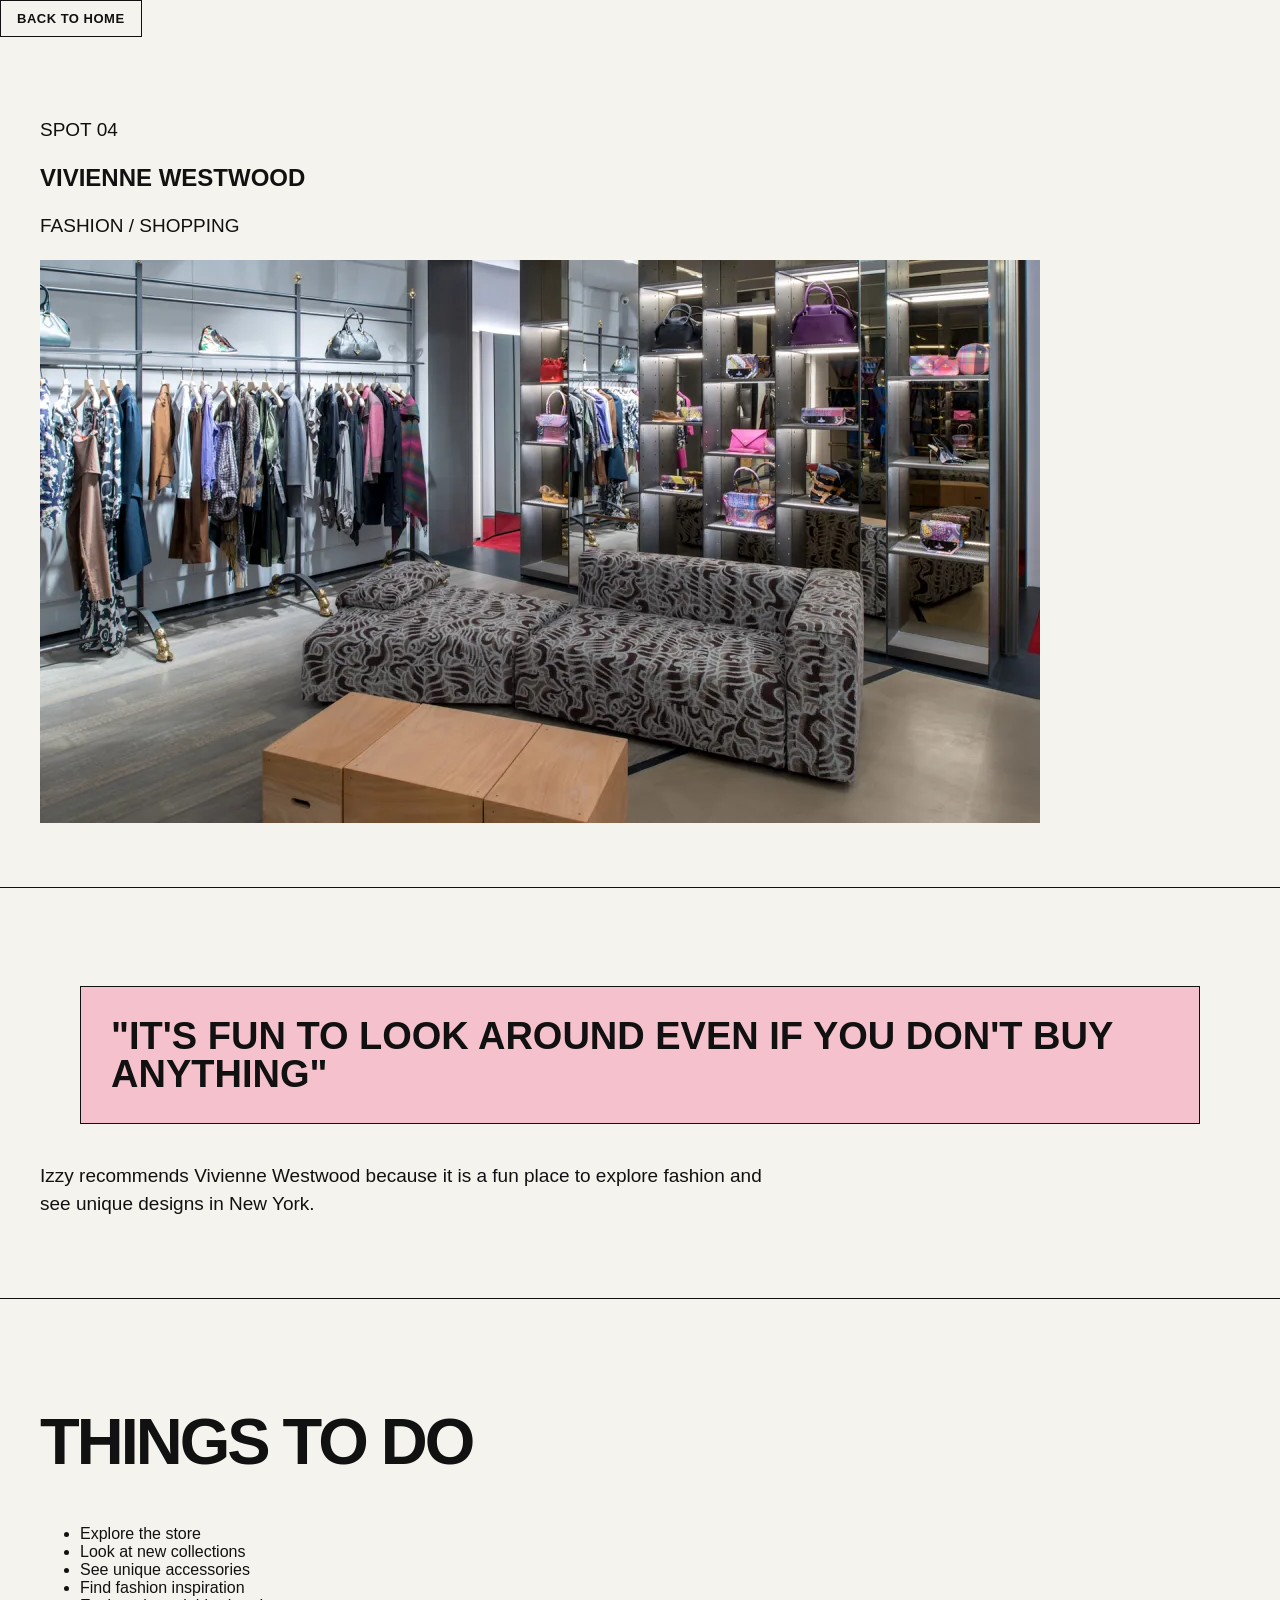
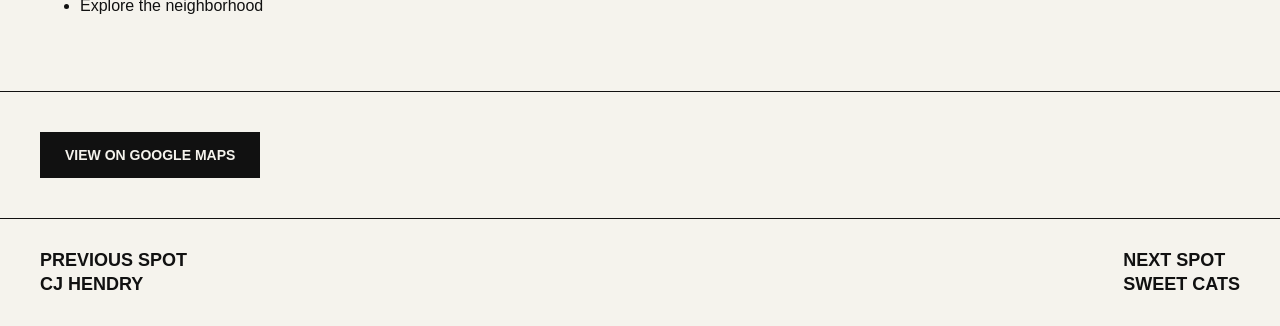
<file: vivienne westwood.html>
<!DOCTYPE html>
<html lang="en">


<head>
    <meta charset="UTF-8">
    <meta name="viewport", content="width=device-width", initial-scale="1.0">

    <title>Vivienne Westwood - I Know a Spot</title>
    <link rel="stylesheet" href="style.css">
</head>

    <body>
        
        <main class="sopt-page">
            <a class="back-home" href="index.html">BACK TO HOME</a>
        </main>

<section class="spot-hero">
    <div class="spot-hero-text">
        <p>SPOT 04</p>

        <h1>VIVIENNE WESTWOOD</h1>

        <p>FASHION / SHOPPING</p>


    </div>

    <img class="spot-hero-photo" src="img/vivienne-westwood2.jpg" alt="Vivienne Westwood">


</section>

<section class="spot-story">

    <blockquote>
        "It's fun to look around even if you don't buy anything"
    </blockquote>

    <p>
        Izzy recommends Vivienne Westwood because it is a fun place to explore fashion and see unique designs in New York.
    </p>

</section>

<section class="things-to-do">

    <h2>THINGS TO DO</h2>
    <ul>
        <li>Explore the store</li>
        <li>Look at new collections</li>
        <li>See unique accessories</li>
        <li>Find fashion inspiration</li>
        <li>Explore the neighborhood</li>
    </ul>

</section>

<a class="map-button" 
    href="https://www.google.com/maps/place/Vivienne+Westwood+New+York/@40.7610414,-73.97411,17z/data=!3m1!4b1!4m6!3m5!1s0x89c258fb0093b2a7:0x8ecb7fa04284920c!8m2!3d40.7610414!4d-73.97411!16s%2Fg%2F11cs254c8s?entry=ttu&g_ep=EgoyMDI2MDkyMC4wIKXMDSoASAFQAw%3D%3D"
    target="_blank">
    VIEW ON GOOGLE MAPS
</a>

<nav class="spot-navigation">

    <a href="cj hendry.html">
        PREVIOUS SPOT <br>CJ HENDRY
    </a>

    <a href="sweet cats.html">
        NEXT SPOT<br>SWEET CATS
    </a>


</nav>

</body>

</html>
</file>
<file: style.css>
body {
    margin: 0;
    background-color: #f5f3ed;
    color: #111111;
    font-family: Arial, Helvetica, sans-serif;
}
a {
    color: #111111;
    text-decoration: none;
}
a:hover {
    text-decoration: underline;
}

header {
    padding: 55px 40px;
    border-bottom: 1px solid #111111;
}

header h1 {
    font-size: 125px;
    line-height: 0.82;
    letter-spacing: -7px;
    font-weight: 900;
    text-transform: uppercase;
}

header p {
    width: 60%;
    margin-top: 20px;
    font-size: 20px;
    line-height: 1.0;
}

.hero-photo {
    width: 50%;
    margin-top: 30px;
}

section {
    padding: 60px 40px;
    border-bottom: 1px solid #111111;
}

main section:first-child {
    position: relative;
    min-height: 500px;
    padding: 45px 40px;
    background-color: #e8ee9b;
}

main section:first-child h2 {
    font-size: 14px;
    letter-spacing: 1px;
    text-transform: uppercase;
}

main section:first-child h3 {
    font-size: 100px;
    line-height: 0.9;
    text-transform: uppercase;
}

main section:first-child p {
    width: 30%;
    font-size: 19px;
    line-height: 1.5;
}

.izzy-photo {
    position: absolute;

    top: 0;
    left: 35%;

    width: 30%;
    height: 100%;

    object-fit: cover;

    border-left: 1px solid #111111;
    border-right: 1px solid #111111;
}

main section:first-child blockquote {
    position: absolute;

    top: 50%;
    left: 70%;
    
    width: 26%;
    transform: translateY(-50%);

    margin: 0;
    padding: 20px;

    background-color: #f5c1cc;
    border: 1px solid #111111;

    font-size: 38px;
    line-height: 1;
    font-weight: bold;

    text-transform: uppercase;

    text-align: center;
}

section h2 {
    font-size: 65px;
    line-height: 0.9;
    letter-spacing: -3px;

    text-transform: uppercase;
}

section p {
    max-width: 750px;
    font-size: 19px;
    line-height: 1.5;
}


article {
    display: inline-block;
    vertical-align: top;
    width: 30%;
    margin-right: 2%;
    margin-bottom: 60px;
}

.spot-photo {
    width: 100%;
    height: 260px;

    object-fit: cover;
    border: 1px solid #111111;
    margin-bottom: 15px;
}

article h3 {
    padding-bottom: 10px;

    border-bottom: 1px solid #111111;
    font-size: 22px;
    line-height: 1;

    text-transform: uppercase;
}

article p {
    font-size: 12px;
    line-height: 1.4;
}

article strong {
    font-size: 10px;
    text-transform: uppercase;
    letter-spacing: 1px;
}

article  blockquote {
    padding: 15px 0;

    border-top: 1px solid #111111;
    border-bottom: 1px solid #111111;

    font-size: 20px;
    line-height: 1.1;
    font-weight: bold;
}

section > blockquote {
    padding: 30px;
    background-color: #f5c1cc;
    border: 1px solid #111111;

    font-size: 38px;
    line-height: 1;
    font-weight: bold;
    text-transform: uppercase ;
}

main section:last-child {
    background-color: #f5c1cc;
    min-height: 500px;
}

main section:last-child blockquote {
    background: none;
    border: none;

    font-size: 75px;
    line-height: 0.9;
    letter-spacing: -3px;
}

footer {
    padding: 40px;
    border-top: 1px solid #111111;
}

footer p {
    margin: 0;
    font-size: 11px;
    text-transform: uppercase;
}

.map-button {
    display: inline-block;

    margin: 40px;
    padding: 15px 25px;

    background-color: #111111;
    color: #f5f3ed;

    font-size: 14px;
    font-weight: bold;
}

.spot-navigation {
    display: flex;
    justify-content: space-between;
    
    padding: 30px 40px;
    border-top: 1px solid #111111;
}

.spot-navigation a {
    font-size: 18px;
    font-weight: bold;
    line-height: 1.3;
}

.back-home {
    display: inline-block;
    padding: 10px 16px;
    border: 1px solid #111111;

    font-size: 13px;
    font-weight: bold;
    letter-spacing: 0.5px;
}
</file>
